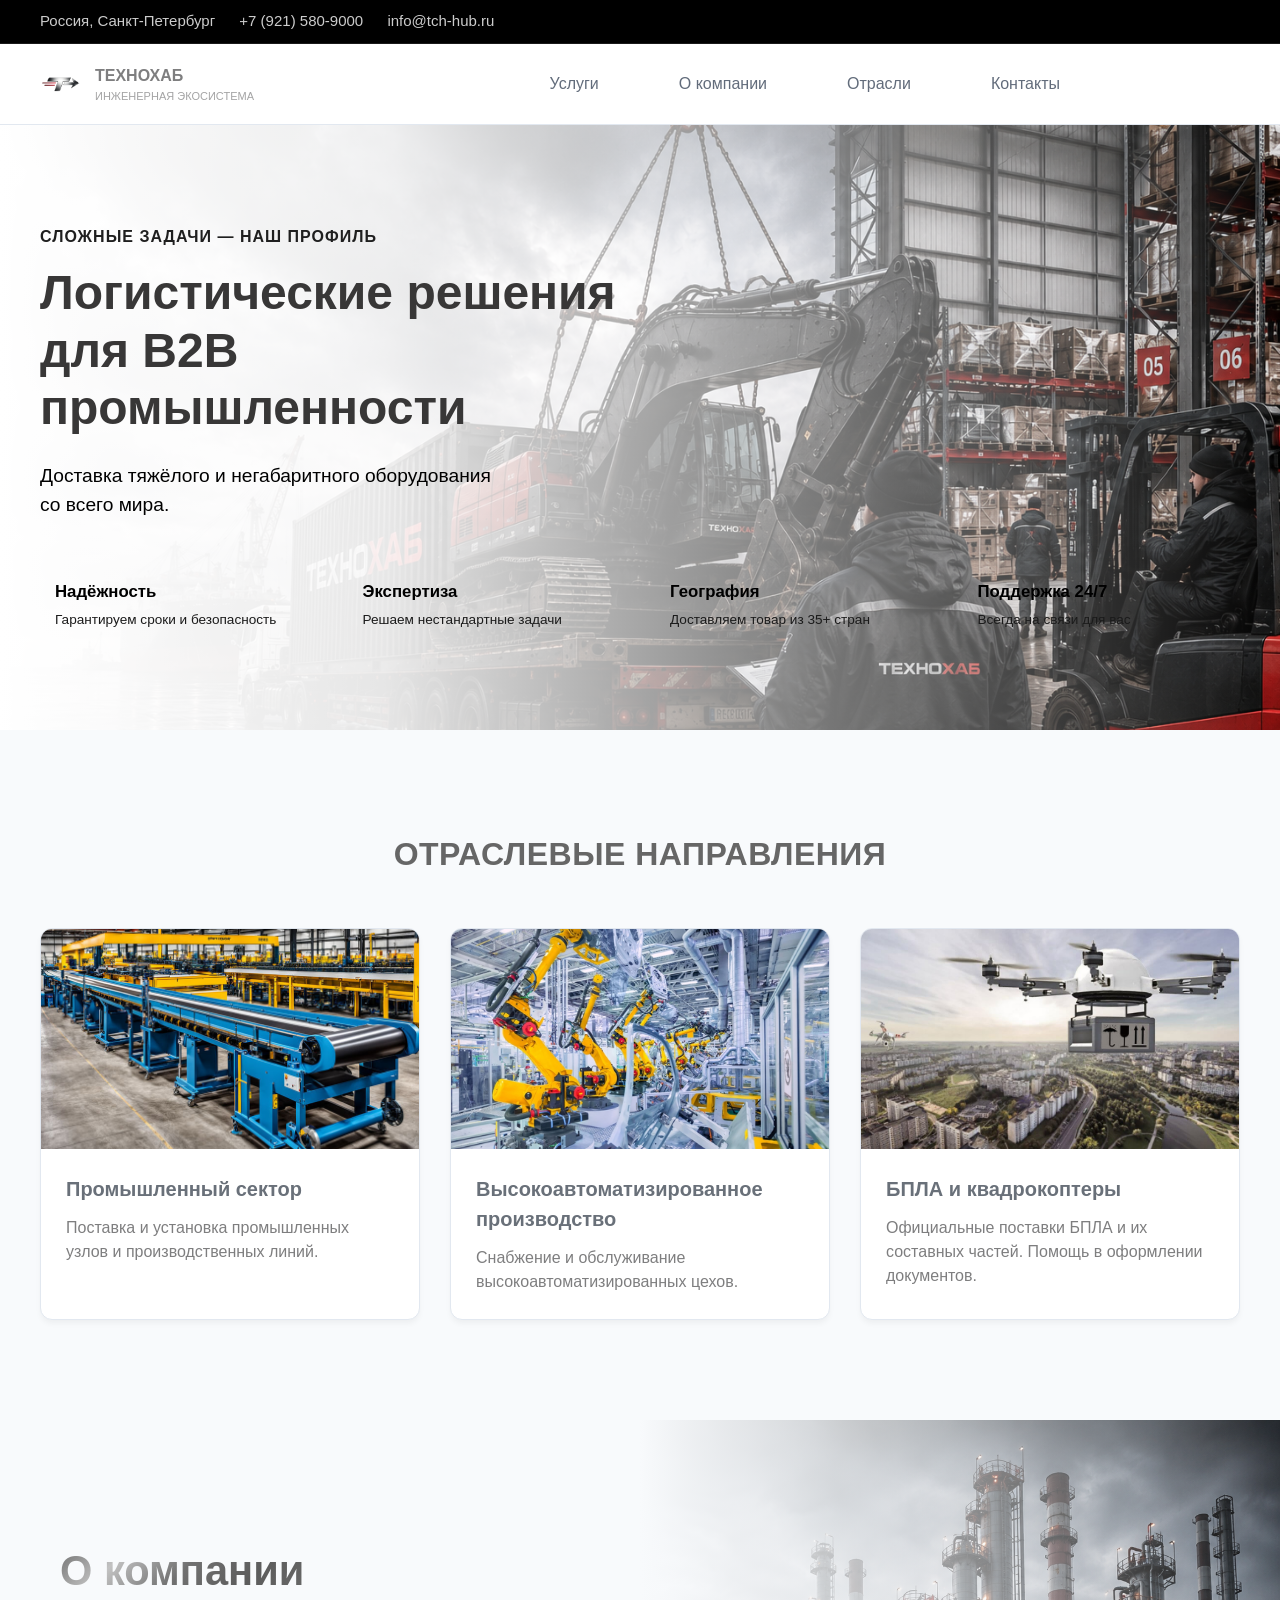
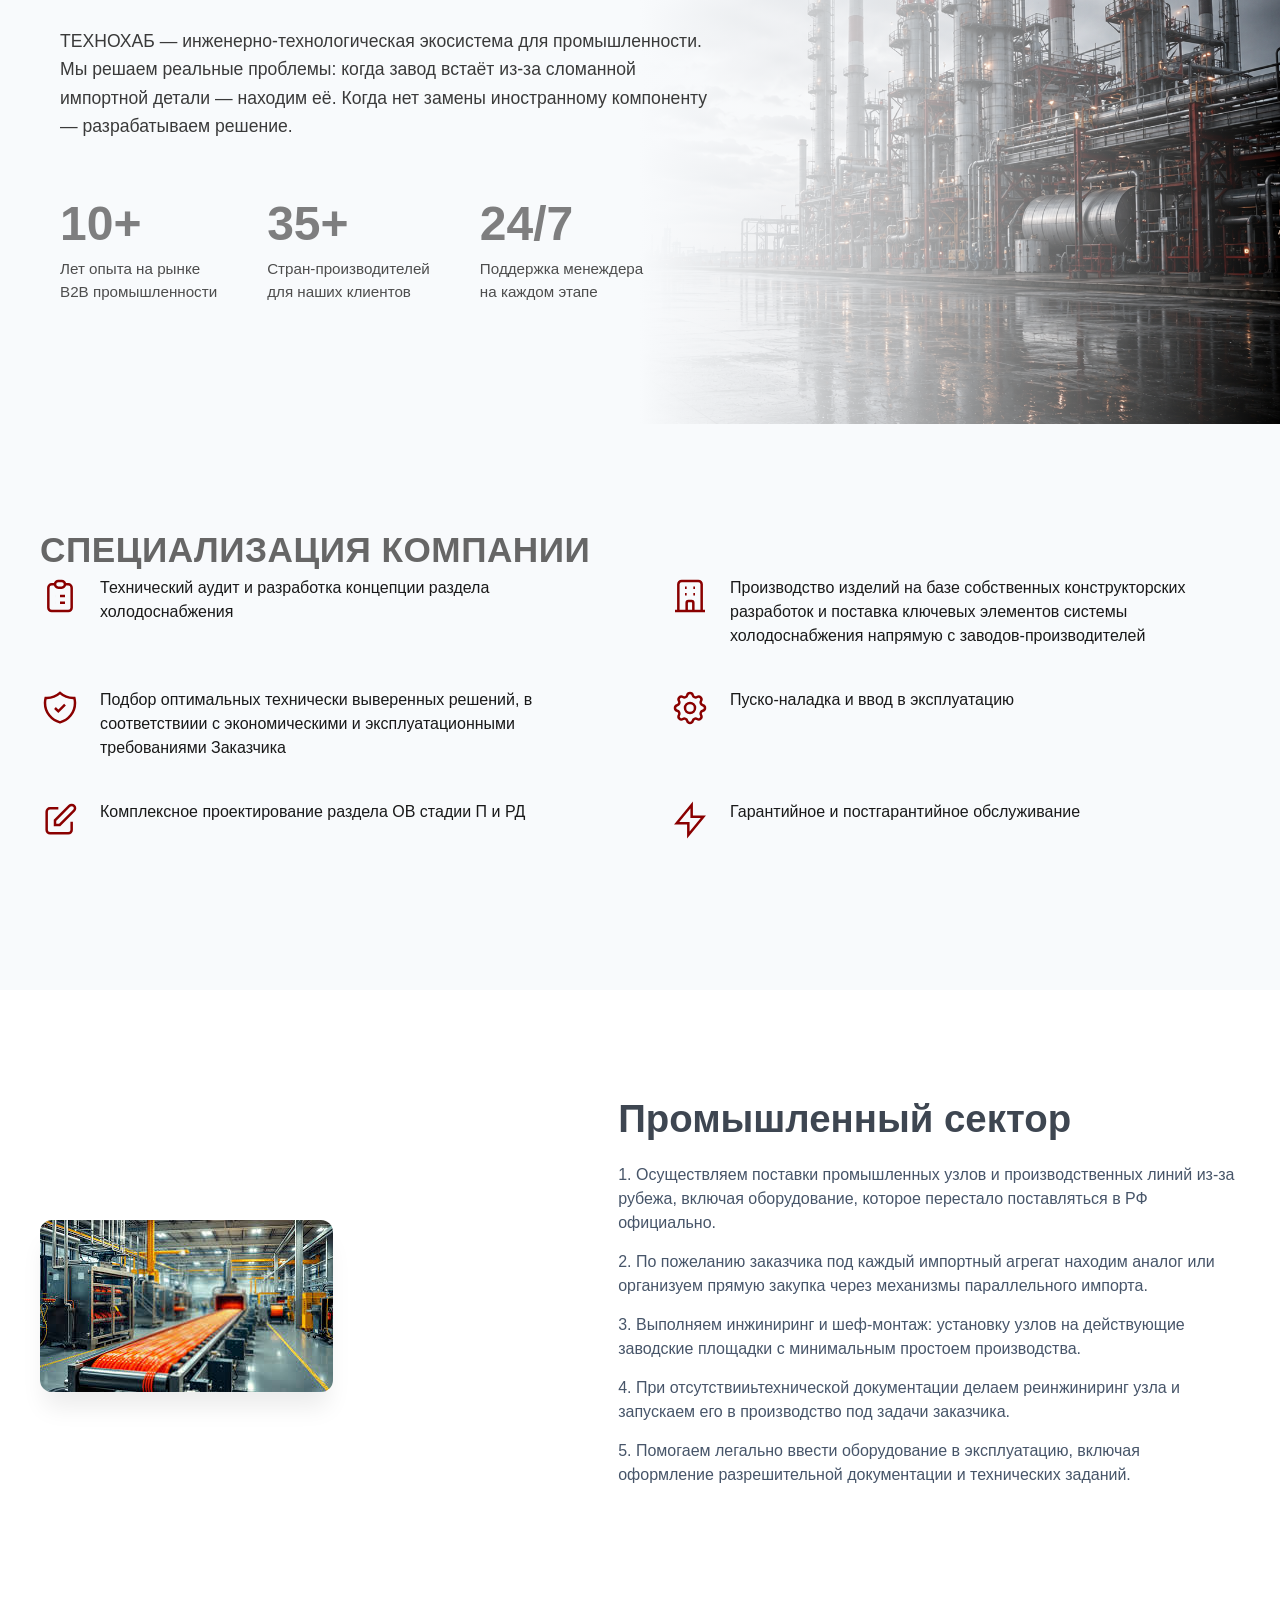
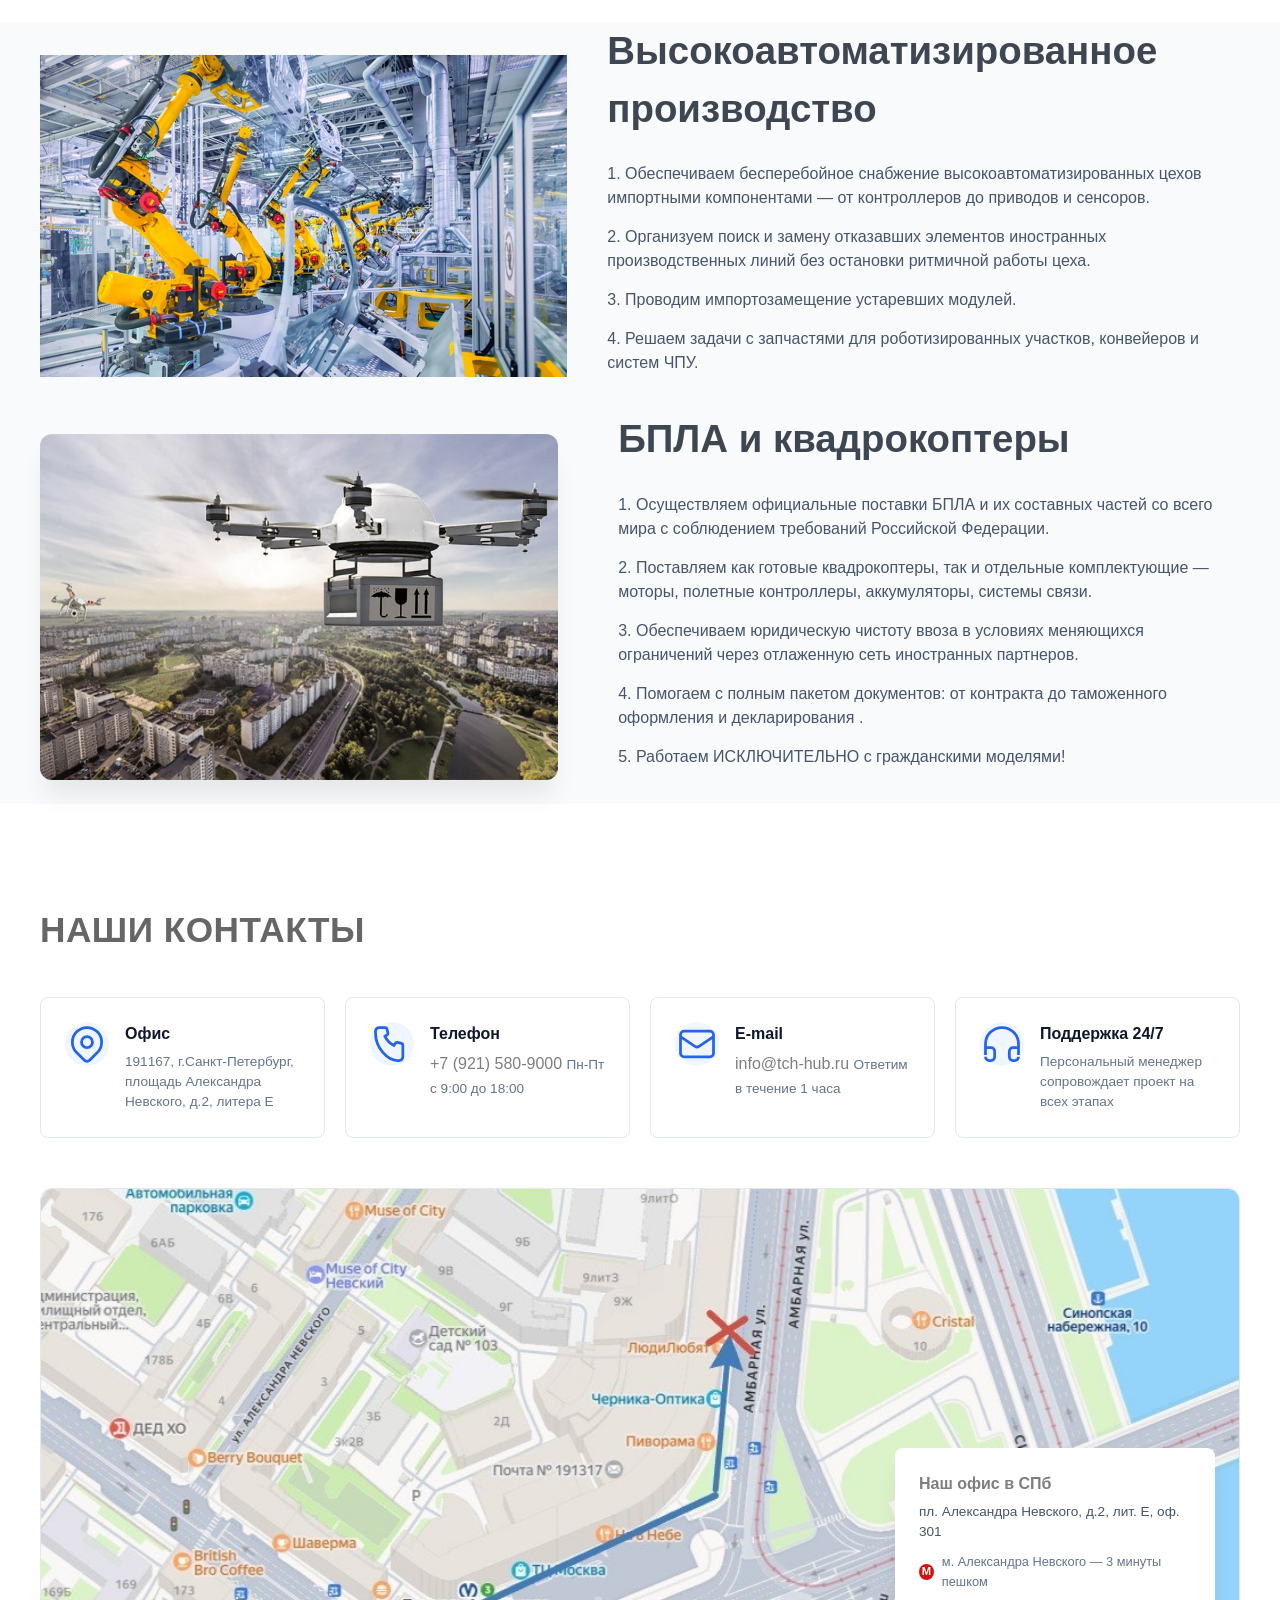
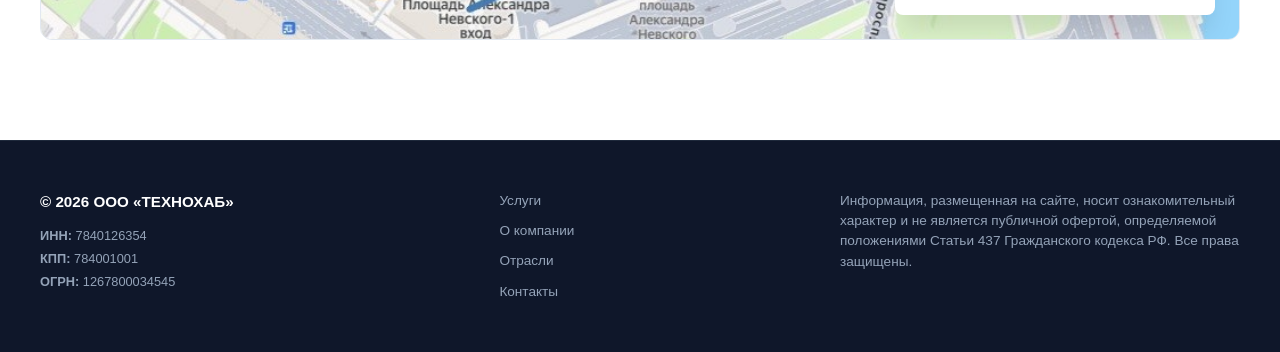
<file: index.html>
<!DOCTYPE html>
<html lang="ru">
<head>
    <meta charset="UTF-8">
    <meta name="viewport" content="width=device-width, initial-scale=1.0">
    <title>ТЕХНОХАБ — Логистические и инженерные решения</title>
    <link rel="stylesheet" href="base.css">
    <!-- Подключение шрифтовых иконок FontAwesome -->
    <link rel="stylesheet" href="https://cloudflare.com">
</head>
<body>

    <!-- 1. TOP BAR -->
    <div class="top-bar">
        <div class="container">
          <div class="top-bar-content">
            <div class="top-contacts">
                <span><i class="fas fa-map-marker-alt"></i> Россия, Санкт-Петербург</span>
                <a href="tel:+79215809000"><i class="fas fa-phone-alt"></i> +7 (921) 580-9000</a>
                <a href="mailto:info@tch-hub.ru"><i class="fas fa-envelope"></i> info@tch-hub.ru</a>
            </div>
          </div>
        </div>
    </div>

    <!-- 2. HEADER С ГИБРИДНЫМ МЕНЮ -->
    <header class="main-header">
        <div class="container">
          <div class="header-content">
            <div class="logo-wrapper" style="display: flex; align-items: center; gap: 15px;">
                <img src="logo.png" alt="Technohub" width="40">
                <div class="logo-text">
                    <strong>ТЕХНОХАБ</strong>
                    <span style="display: block; font-size: 11px; opacity: 0.7;">ИНЖЕНЕРНАЯ ЭКОСИСТЕМА</span>
                </div>
            </div>
           </div>
            
            <nav class="nav-menu">
                <ul>
                    <!-- Ссылки для ПЛАВНОГО СКРОЛЛИНГА по текущей главной странице -->
                    <li><a href="#services" class="header-link">Услуги <i class="fas fa-chevron-down"></i></a></li>
                    <li><a href="#about" class="header-link">О компании</a></li>
                    <li><a href="#industrials" class="header-link">Отрасли <i class="fas fa-chevron-down"></i></a></li>
                    <li><a href="#contacts" class="header-link">Контакты</a></li>
                </ul>
            </nav>
            
        </div>
    </header>

    <!-- 3. ГЛАВНЫЙ ЭКРАН (Hero Section) -->
    <section id="index" class="hero">
        <div class="hero-image-wrapper">
            
        </div>
        <div class="container">
            <div class="hero-content">
                <p class="subtitle">СЛОЖНЫЕ ЗАДАЧИ — НАШ ПРОФИЛЬ</p>
                <h1>Логистические решения <br>для B2B промышленности</h1>
                <p class="hero-descr">Доставка тяжёлого и негабаритного оборудования <br>со всего мира.</p>
            </div>
            
            <!-- Преимущества -->
            <div class="features-grid">
                <div class="feature-item">
                    <i class="fas fa-check-circle"></i>
                    <div><h3>Надёжность</h3><p>Гарантируем сроки и безопасность</p></div>
                </div>
                <div class="feature-item">
                    <i class="fas fa-bullseye"></i>
                    <div><h3>Экспертиза</h3><p>Решаем нестандартные задачи</p></div>
                </div>
                <div class="feature-item">
                    <i class="fas fa-globe"></i>
                    <div><h3>География</h3><p>Доставляем товар из 35+ стран</p></div>
                </div>
                <div class="feature-item">
                    <i class="fas fa-headset"></i>
                    <div><h3>Поддержка 24/7</h3><p>Всегда на связи для вас</p></div>
                </div>
            </div>
        </div>
    </section>


    <!-- 4. СЕКЦИЯ: Отрослевые направления (pupu) -->
    <section id="pupu" class="pupu-overlap">
        <div class="container">
            <h2 class="section-title" style="text-align: center; margin-bottom: 40px; font-size: 2rem;">Отраслевые направления</h2>
            <div class="pupu-grid">
                <!-- Карточка 1 -->
                <div class="pupu-card">
                    <div class="pupu-img-wrapper"><img src="card11.jpg" alt="Промышленный сектор"></div>
                    <div class="pupu-info">
                        <h3>Промышленный сектор</h3>
                        <p>Поставка и установка промышленных узлов и производственных линий.</p>
                    </div>
                </div>
                <!-- Карточка 2 -->
                <div class="pupu-card">
                    <div class="pupu-img-wrapper"><img src="card22.jpg" alt="Высокоавтоматизированное производство"></div>
                    <div class="pupu-info">
                        <h3>Высокоавтоматизированное производство</h3>
                        <p>Снабжение и обслуживание высокоавтоматизированных цехов.</p>
                    </div>
                </div>
                <!-- Карточка 3 -->
                <div class="pupu-card">
                    <div class="pupu-img-wrapper"><img src="card33.jpg" alt="БПЛА и квадрокоптеры"></div>
                    <div class="pupu-info">
                        <h3>БПЛА и квадрокоптеры</h3>
                        <p>Официальные поставки БПЛА и их составных частей. Помощь в оформлении документов.</p>

                    </div>
                </div>
            </div>
        </div>
    </section>


    <!-- 5. СЕКЦИЯ: О КОМПАНИИ (about) -->
    <section id="about" class="about-section">
  <div class="about-container">
    
    <!-- Верхний блок: Заголовок и текстовое описание -->
    <div class="about-header-block">
      <h2 class="about-title">О компании</h2>
      <div class="about-text-content">
        <p class="about-lead">
          ТЕХНОХАБ — инженерно-технологическая экосистема для промышленности. Мы решаем реальные проблемы: когда завод встаёт из-за сломанной импортной детали — находим её. Когда нет замены иностранному компоненту — разрабатываем решение.
        </p>
      </div>
    </div>
    <!-- Нижний блок: Крупные цифры и достижения -->
    <div class="about-stats-grid">
      <!-- Статистика 1 -->
      <div class="stat-item">
        <div class="stat-number">10+</div>
        <div class="stat-desc">
          Лет опыта на рынке<br>B2B промышленности
        </div>
      </div>

      <!-- Статистика 2 -->
      <div class="stat-item">
        <div class="stat-number">35+</div>
        <div class="stat-desc">
          Стран-производителей<br>для наших клиентов
        </div>
      </div>
      <!-- Статистика 3 -->
      <div class="stat-item">
        <div class="stat-number">24/7</div>
        <div class="stat-desc">
          Поддержка менеждера<br>на каждом этапе
        </div>
      </div>
    </div>
  </div>
    </section>


<!-- 6. СЕКЦИЯ: Наши специализации (services) -->

<section id="services" class="specializations">
    <div class="container">
        
        <!-- Заголовок страницы (наследует ваши отступы margin-bottom) -->
        <h2 class="section-title">Специализация компании</h2>
        
        <!-- Двухколоночная адаптивная сетка -->
        <div class="services-grid">
            
            <!-- Услуга 1 -->
            <div class="service-item">
                <div class="service-icon">
                    <svg viewBox="0 0 24 24" stroke="currentColor" fill="none" stroke-width="1.5"><path d="M9 5H7a2 2 0 00-2 2v12a2 2 0 002 2h10a2 2 0 002-2V7a2 2 0 00-2-2h-2M9 5a2 2 0 002 2h2a2 2 0 002-2M9 5a2 2 0 012-2h2a2 2 0 012 2m-3 7h3m-3 4h3m-6-4h.01m-.01 4h.01"/></svg>
                </div>
                <p class="service-text">Технический аудит и разработка концепции раздела холодоснабжения</p>
            </div>

            <!-- Услуга 2 -->
            <div class="service-item">
                <div class="service-icon">
                    <svg viewBox="0 0 24 24" stroke="currentColor" fill="none" stroke-width="1.5"><path d="M19 21V5a2 2 0 00-2-2H7a2 2 0 00-2 2v16m14 0h2m-2 0h-5m-9 0H3m2 0h5M9 7h1m-1 4h1m4-4h1m-1 4h1m-5 10v-5a1 1 0 011-1h2a1 1 0 011 1v5m-4 0h4"/></svg>
                </div>
                <p class="service-text">Производство изделий на базе собственных конструкторских разработок и поставка ключевых элементов системы холодоснабжения напрямую с заводов-производителей</p>
            </div>

            <!-- Услуга 3 -->
            <div class="service-item">
                <div class="service-icon">
                    <svg viewBox="0 0 24 24" stroke="currentColor" fill="none" stroke-width="1.5"><path d="M9 12l2 2 4-4m5.618-4.016A11.955 11.955 0 0112 2.944a11.955 11.955 0 01-8.618 3.04A12.02 12.02 0 003 9c0 5.591 3.824 10.29 9 11.622 5.176-1.332 9-6.03 9-11.622 0-1.042-.133-2.052-.382-3.016z"/></svg>
                </div>
                <p class="service-text">Подбор оптимальных технически выверенных решений, в соответствиии с экономическими и эксплуатационными требованиями Заказчика</p>
            </div>

            <!-- Услуга 4 -->
            <div class="service-item">
                <div class="service-icon">
                    <svg viewBox="0 0 24 24" stroke="currentColor" fill="none" stroke-width="1.5"><path d="M10.325 4.317c.426-1.756 2.924-1.756 3.35 0a1.724 1.724 0 002.573 1.066c1.543-.94 3.31.826 2.37 2.37a1.724 1.724 0 001.065 2.572c1.756.426 1.756 2.924 0 3.35a1.724 1.724 0 00-1.066 2.573c.94 1.543-.826 3.31-2.37 2.37a1.724 1.724 0 00-2.572 1.065c-.426 1.756-2.924 1.756-3.35 0a1.724 1.724 0 00-2.573-1.066c-1.543.94-3.31-.826-2.37-2.37a1.724 1.724 0 00-1.065-2.572c-1.756-.426-1.756-2.924 0-3.35a1.724 1.724 0 001.066-2.573c-.94-1.543.826-3.31 2.37-2.37.996.608 2.296.07 2.572-1.065z"/><circle cx="12" cy="12" r="3"/></svg>
                </div>
                <p class="service-text">Пуско-наладка и ввод в эксплуатацию</p>
            </div>

            <!-- Услуга 5 -->
            <div class="service-item">
                <div class="service-icon">
                    <svg viewBox="0 0 24 24" stroke="currentColor" fill="none" stroke-width="1.5"><path d="M11 5H6a2 2 0 00-2 2v11a2 2 0 002 2h11a2 2 0 002-2v-5m-1.414-9.414a2 2 0 112.828 2.828L11.828 15H9v-2.828l8.586-8.586z"/></svg>
                </div>
                <p class="service-text">Комплексное проектирование раздела ОВ стадии П и РД</p>
            </div>

            <!-- Услуга 6 -->
            <div class="service-item">
                <div class="service-icon">
                    <svg viewBox="0 0 24 24" stroke="currentColor" fill="none" stroke-width="1.5"><path d="M13 10V3L4 14h7v7l9-11h-7z"/></svg>
                </div>
                <p class="service-text">Гарантийное и постгарантийное обслуживание</p>
            </div>

        </div> <!-- /services-grid -->

        </div>

    </div> <!-- /container -->
</section>

    <!-- 7. СЕКЦИЯ: (industrial+production+bpla) -->
    <section id="industrials" class="industrials-section">
        <div class="container industrials-container">
            
            <!-- Левый блок: Загруженное изображение -->
            <div class="industrials-image-box">
                <!-- Укажите путь к вашему изображению вместо 'industrial-photo.jpg' -->
                <img src="card1.jpg" alt="Промышленный сектор ТЕХНОХАБ" class="industrial-img">
            </div>

            <!-- Правый блок: Контент и возможности -->
            <div class="industrials-content">
                <h1 class="industrials-title">Промышленный сектор</h1>
                
                <!-- Единый текстовый блок перечисления возможностей -->
                <div class="industrials-text-block">
                    <p>1. Осуществляем поставки промышленных узлов и производственных линий из-за рубежа, включая оборудование, которое перестало поставляться в РФ официально.</p>
                    <p>2. По пожеланию заказчика под каждый импортный агрегат находим аналог или организуем прямую закупка через механизмы параллельного импорта.</p>
                    <p>3. Выполняем инжиниринг и шеф-монтаж: установку узлов на действующие заводские площадки с минимальным простоем производства.</p>
                    <p>4. При отсутствииьтехнической документации делаем реинжиниринг узла и запускаем его в производство под задачи заказчика.</p>
                    <p>5. Помогаем легально ввести оборудование в эксплуатацию, включая оформление разрешительной документации и технических заданий.</p>
                </div>

            </div>

        </div>
    </section>

    <!-- 7. -->
    <section id="production" class="production-section">
        <div class="container production-container">
            
            <!-- Левый блок: Загруженное изображение -->
            <div class="production-image-box">
                <!-- Укажите путь к вашему изображению вместо 'industrials-photo.jpg' -->
                <img src="card2.jpg" alt="Высокоавтоматизированное производство" class="production-img">
            </div>

            <!-- Правый блок: Контент и возможности -->
            <div class="production-content">
                <h1 class="production-title">Высокоавтоматизированное производство</h1>
                
                <!-- Единый текстовый блок перечисления возможностей -->
                <div class="production-text-block">
                    <p>1. Обеспечиваем бесперебойное снабжение высокоавтоматизированных цехов импортными компонентами — от контроллеров до приводов и сенсоров.</p>
                    <p>2. Организуем поиск и замену отказавших элементов иностранных производственных линий без остановки ритмичной работы цеха.</p>
                    <p>3. Проводим импортозамещение устаревших модулей.</p>
                    <p>4. Решаем задачи с запчастями для роботизированных участков, конвейеров и систем ЧПУ.</p>
                </div>
        
            </div>
        </div>
    </section>

    <!-- 7. -->
    <section id="section" class="bpla-section">
        <div class="container bpla-container">
            
            <!-- Левый блок: Загруженное изображение -->
            <div class="bpla-image-box">
                <!-- Укажите путь к вашему изображению вместо 'industrials-photo.jpg' -->
                <img src="card3.jpg" alt="БПЛА и квадрокоптеры " class="bpla-img">
            </div>

            <!-- Правый блок: Контент и возможности -->
            <div class="bpla-content">
                <h1 class="bpla-title">БПЛА и квадрокоптеры </h1>
                
                <!-- Единый текстовый блок перечисления возможностей -->
                <div class="bpla-text-block">
                    <p>1. Осуществляем официальные поставки БПЛА и их составных частей со всего мира с соблюдением требований Российской Федерации.</p>
                    <p>2. Поставляем как готовые квадрокоптеры, так и отдельные комплектующие — моторы, полетные контроллеры, аккумуляторы, системы связи.</p>
                    <p>3. Обеспечиваем юридическую чистоту ввоза в условиях меняющихся ограничений через отлаженную сеть иностранных партнеров.</p>
                    <p>4. Помогаем с полным пакетом документов: от контракта до таможенного оформления и декларирования .</p>
                    <p>5. Работаем ИСКЛЮЧИТЕЛЬНО с гражданскими моделями!</p>
                </div>

            </div>
    </section>

    
    <!-- 8. СЕКЦИЯ: КОНТАКТЫ (contacts) -->
    <section id="contacts" class="contacts-section">
    <div class="container">
      <h2 class="section-title">Наши контакты</h2>
            
    <!-- Верхний блок: 4 карточки контактов -->
        <div class="contacts-grid">
                
            <!-- Офис -->
                <div class="contact-card">
                    <div class="card-icon">
                        <svg viewBox="0 0 24 24" fill="none" stroke="currentColor" stroke-width="1.5">
                            <path d="M17.657 16.657L13.414 20.9a1.998 1.998 0 01-2.827 0l-4.244-4.243a8 8 0 1111.314 0z"/>
                            <path d="M15 11a3 3 0 11-6 0 3 3 0 016 0z"/>
                        </svg>
                    </div>
                    <div class="card-content">
                        <h3>Офис</h3>
                        <p>191167, г.Санкт-Петербург, площадь Александра Невского, д.2, литера Е</p>
                    </div>
                </div>

    <!-- Телефон -->
    <div class="contact-card">
        <div class="card-icon">
            <svg viewBox="0 0 24 24" fill="none" stroke="currentColor" stroke-width="1.5">
                <path d="M3 5a2 2 0 012-2h3.28a1 1 0 01.94.725l.548 2.2a1 1 0 01-.321.988l-1.305.98a10.582 10.582 0 004.872 4.872l.98-1.305a1 1 0 01.988-.321l2.2.548a1 1 0 01.725.94V19a2 2 0 01-2 2h-1C9.716 21 3 14.284 3 6V5z"/>
            </svg>
        </div>
        <div class="card-content">
             <h3>Телефон</h3>
            <a href="tel:+79215809000" class="contact-link">+7 (921) 580-9000 </a>
            <span class="card-note"> Пн-Пт с 9:00 до 18:00</span>
        </div>
    </div>

                <!-- E-mail -->
                <div class="contact-card">
                    <div class="card-icon">
                        <svg viewBox="0 0 24 24" fill="none" stroke="currentColor" stroke-width="1.5">
                            <path d="M3 8l7.89 5.26a2 2 0 002.22 0L21 8M5 19h14a2 2 0 002-2V7a2 2 0 00-2-2H5a2 2 0 00-2 2v10a2 2 0 002 2z"/>
                        </svg>
                    </div>
                    <div class="card-content">
                        <h3>E-mail</h3>
                        <a href="mailto:info@tch-hub.ru" class="contact-link">info@tch-hub.ru</a>
                        <span class="card-note">Ответим в течение 1 часа</span>
                    </div>
                </div>

                <!-- Поддержка -->
                <div class="contact-card">
                    <div class="card-icon">
                        <svg viewBox="0 0 24 24" fill="none" stroke="currentColor" stroke-width="1.5">
                            <path d="M3 18v-6a9 9 0 0118 0v6M21 19a2 2 0 01-2 2h-1a2 2 0 01-2-2v-3a2 2 0 012-2h3M3 19a2 2 0 002 2h1a2 2 0 002-2v-3a2 2 0 00-2-2H3"/>
                        </svg>
                    </div>
                    <div class="card-content">
                        <h3>Поддержка 24/7</h3>
                        <p>Персональный менеджер сопровождает проект на всех этапах</p>
                    </div>
                </div>

            </div>

            <!-- Нижний блок: Интерактивная карта на всю ширину -->
<div class="map-wrapper" style="position: relative; width: 100; border-radius: 12px; overflow: hidden; border: 1px solid #e2e8f0;">
    
    <!-- Картинка-подложка. Просто назовите ваш скриншот map.jpg и закиньте рядом с index.html -->
    <img src="map.jpg" alt="Карта" style="width: 100%; height: 450px; object-fit: cover; display: block;">
    
    <!-- Информационная плашка поверх карты (остается на месте без изменений) -->
    <div class="map-overlay-card">
        <h3>Наш офис в СПб</h3>
        <p class="map-address">пл. Александра Невского, д.2, лит. Е, оф. 301</p>
        <div class="metro-info">
            <span class="metro-icon">M</span>
            <span class="metro-name">м.  Александра Невского — 3 минуты пешком</span>
        </div>
    </div>
</div>

        </div>
    </section>

    <!-- 9. ФУТЕР САЙТА (Реквизиты и навигация) -->
    <footer class="site-footer">
        <div class="container footer-content-wrapper">
            <div class="footer-info">
                <div class="footer-company">© 2026 ООО «ТЕХНОХАБ»</div>
                <div class="footer-requisites">
                    <span><strong>ИНН:</strong> 7840126354</span>
                    <span><strong>КПП:</strong> 784001001</span>
                    <span><strong>ОГРН:</strong> 1267800034545</span>
                </div>
            </div>
            
            <nav class="footer-nav">
                <!-- Внутренний скроллинг для футера -->
                <a href="#services" class="footer-link">Услуги</a>
                <a href="#about" class="footer-link">О компании</a>
                <a href="#industrials" class="footer-link">Отрасли</a>
                <a href="#contacts" class="footer-link">Контакты</a>
            </nav>
            
            <div class="footer-legal">
                <p class="legal-disclaimer">
                    Информация, размещенная на сайте, носит ознакомительный характер и не является публичной офертой, определяемой положениями Статьи 437 Гражданского кодекса РФ. Все права защищены.
                </p>
            </div>
        </div>
    </footer>

</body>
</html>
</file>
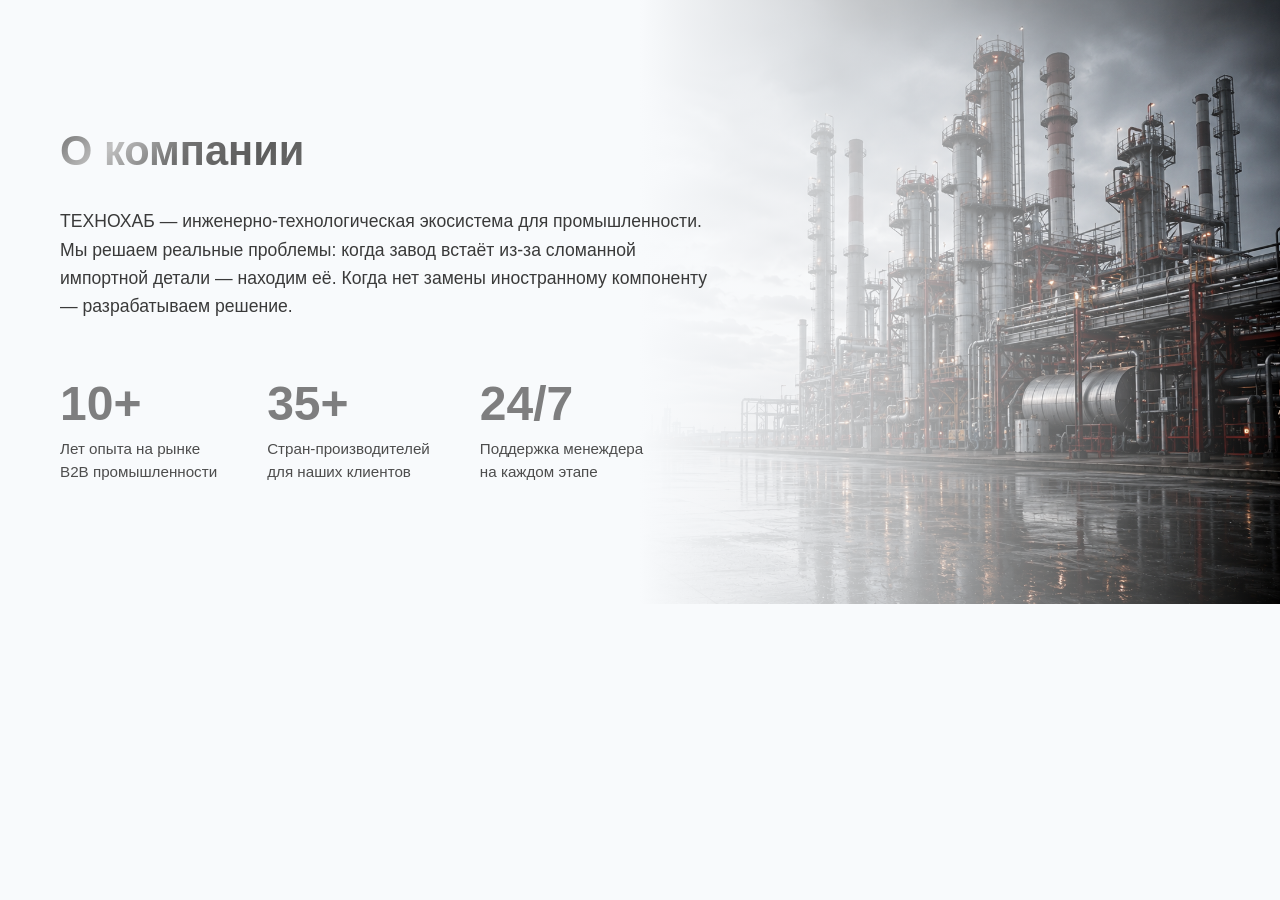
<file: about.html>
<!DOCTYPE html>
<html lang="ru">
  <head>
    <meta charset="UTF-8">
    <meta name="viewport" content="width=device-width, initial-scale=1.0">
    <title>ТЕХНОХАБ</title>
    <!-- Подключение файла стилей перемещено в head, как требуют стандарты -->
    <link rel="stylesheet" href="base.css">
</head>
<body>
    
    <section id="about" class="about-section">
  <div class="about-container">
    
    <!-- Верхний блок: Заголовок и текстовое описание -->
    <div class="about-header-block">
      <h2 class="about-title">О компании</h2>
      <div class="about-text-content">
        <p class="about-lead">
          ТЕХНОХАБ — инженерно-технологическая экосистема для промышленности. Мы решаем реальные проблемы: когда завод встаёт из-за сломанной импортной детали — находим её. Когда нет замены иностранному компоненту — разрабатываем решение.
        </p>
      </div>
    </div>

    <!-- Нижний блок: Крупные цифры и достижения -->
    <div class="about-stats-grid">
      
      <!-- Статистика 1 -->
      <div class="stat-item">
        <div class="stat-number">10+</div>
        <div class="stat-desc">
          Лет опыта на рынке<br>B2B промышленности
        </div>
      </div>

      <!-- Статистика 2 -->
      <div class="stat-item">
        <div class="stat-number">35+</div>
        <div class="stat-desc">
          Стран-производителей<br>для наших клиентов
        </div>
      </div>

      <!-- Статистика 3 -->
      <div class="stat-item">
        <div class="stat-number">24/7</div>
        <div class="stat-desc">
          Поддержка менеждера<br>на каждом этапе
        </div>
      </div>

    </div>

  </div>
</section>
</file>
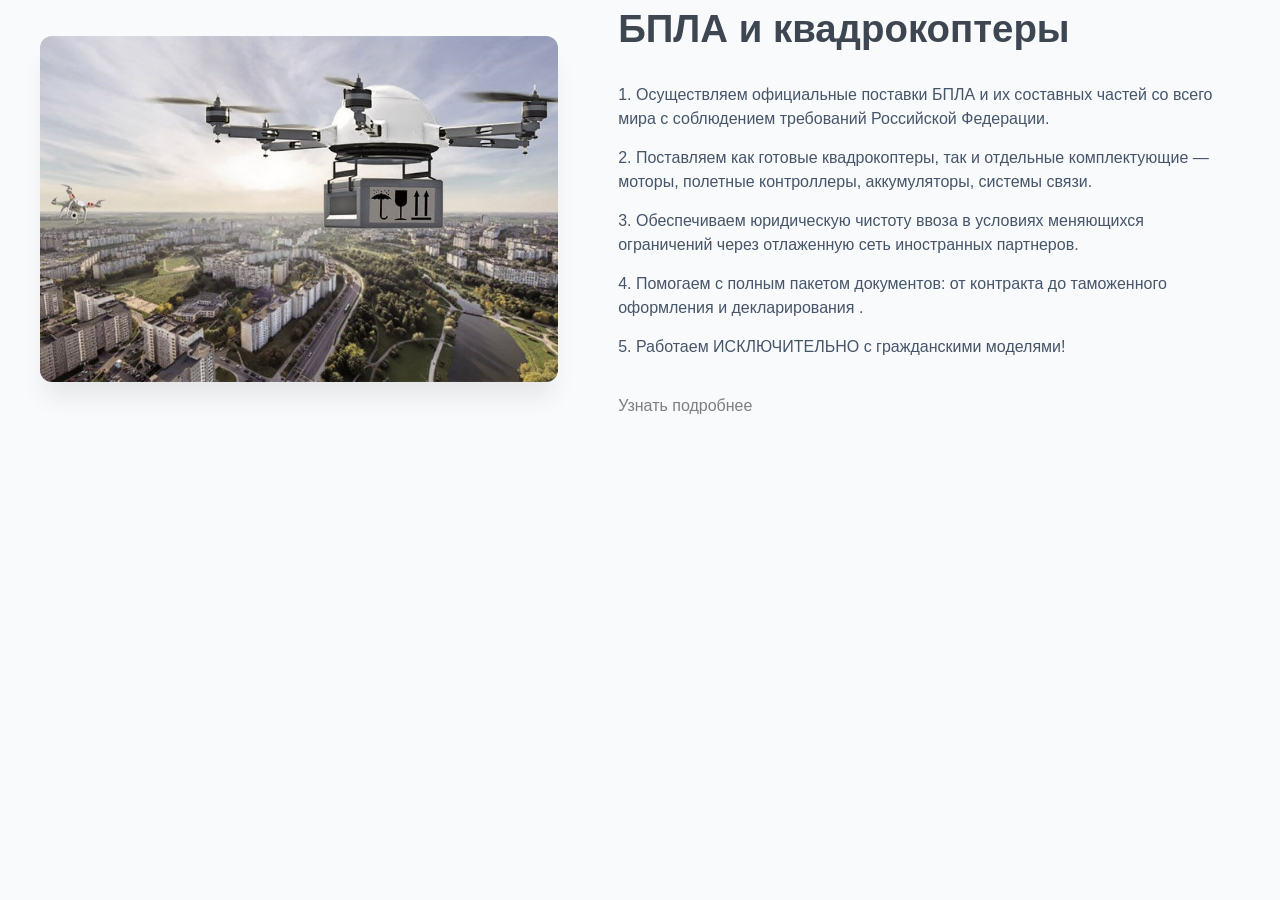
<file: bpla.html>
<!DOCTYPE html>
<html lang="ru">
<head>
    <meta charset="UTF-8">
    <meta name="viewport" content="width=device-width, initial-scale=1.0">
    <title>ТЕХНОХАБ</title>
    <link rel="stylesheet" href="base.css">
</head>
<body>

    <section id="section" class="bpla-section">
        <div class="container bpla-container">
            
            <!-- Левый блок: Загруженное изображение -->
            <div class="bpla-image-box">
                <!-- Укажите путь к вашему изображению вместо 'industrial-photo.jpg' -->
                <img src="card3.jpg" alt="БПЛА и квадрокоптеры " class="bpla-img">
            </div>

            <!-- Правый блок: Контент и возможности -->
            <div class="bpla-content">
                <h1 class="bpla-title">БПЛА и квадрокоптеры </h1>
                
                <!-- Единый текстовый блок перечисления возможностей -->
                <div class="bpla-text-block">
                    <p>1. Осуществляем официальные поставки БПЛА и их составных частей со всего мира с соблюдением требований Российской Федерации.</p>
                    <p>2. Поставляем как готовые квадрокоптеры, так и отдельные комплектующие — моторы, полетные контроллеры, аккумуляторы, системы связи.</p>
                    <p>3. Обеспечиваем юридическую чистоту ввоза в условиях меняющихся ограничений через отлаженную сеть иностранных партнеров.</p>
                    <p>4. Помогаем с полным пакетом документов: от контракта до таможенного оформления и декларирования .</p>
                    <p>5. Работаем ИСКЛЮЧИТЕЛЬНО с гражданскими моделями!</p>
                </div>

                <!-- Кнопка действия -->
                <div class="bpla-actions">
                    <a href="./forma.html" class="btn-more">Узнать подробнее</a>
                </div>
            </div>

        </div>
    </section>

</body>
</html>
</file>
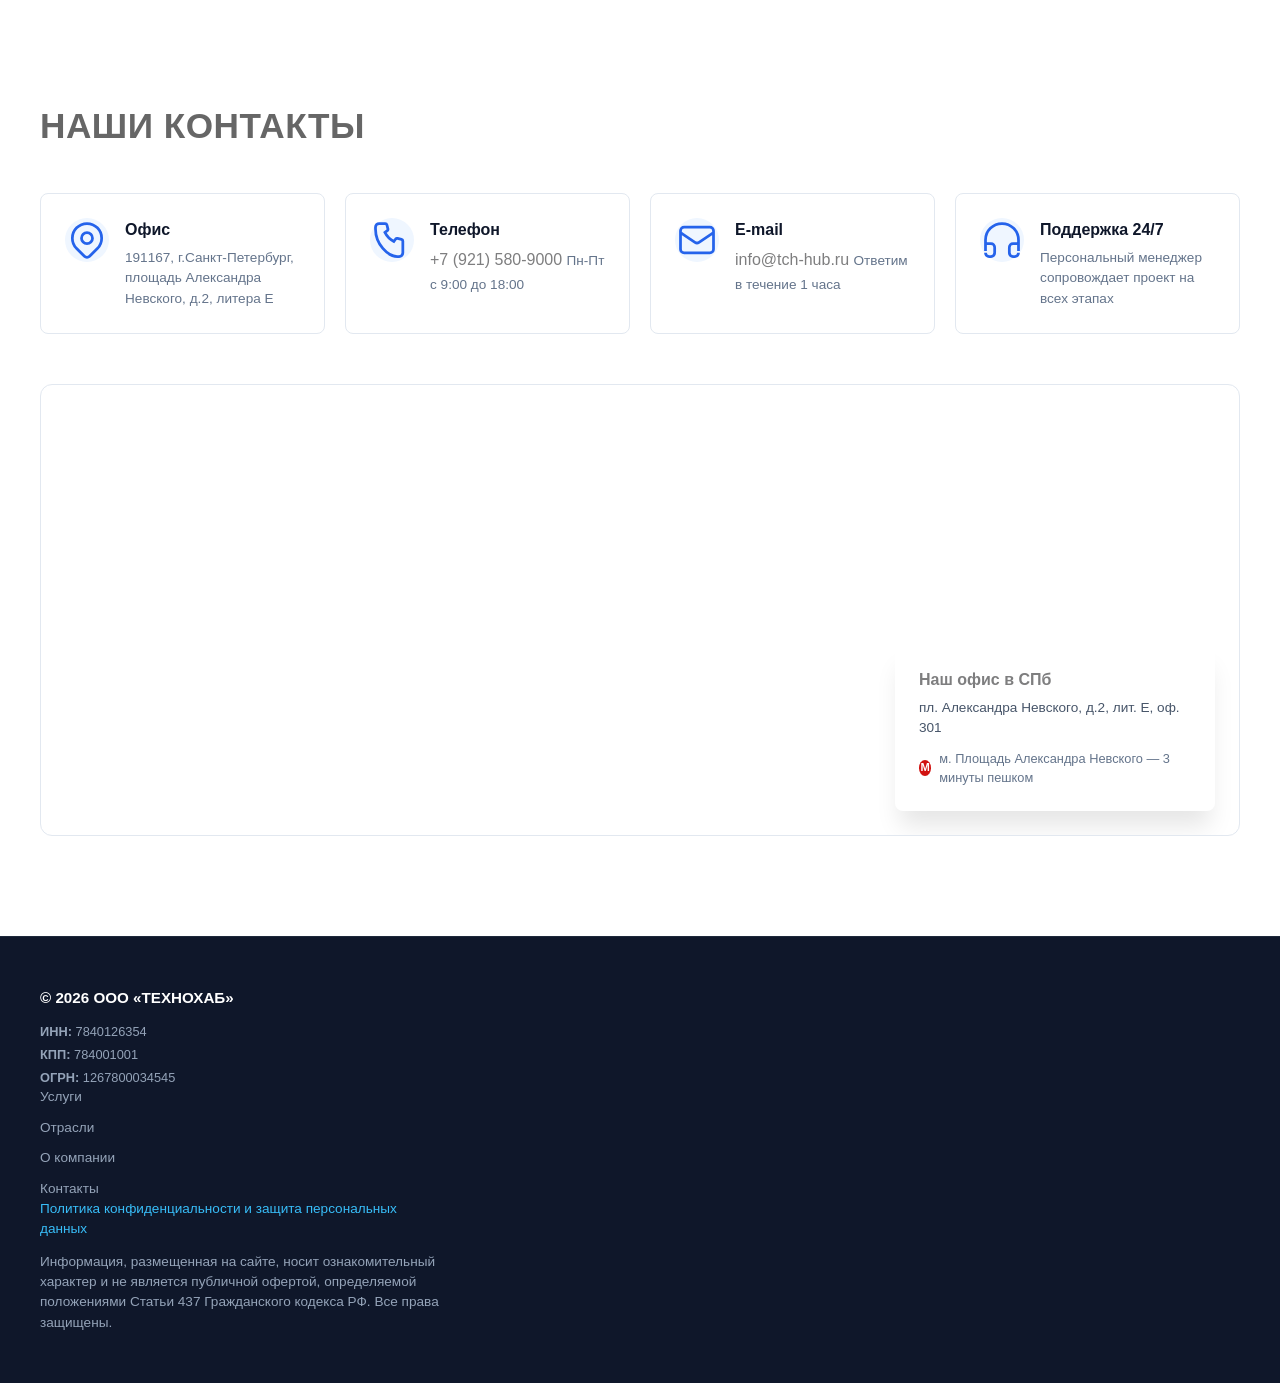
<file: contacts.html>
<!DOCTYPE html>
<html lang="ru">
<head>
    <meta charset="UTF-8">
    <meta name="viewport" content="width=device-width, initial-scale=1.0">
    <title>ТЕХНОХАБ</title>
    <link rel="stylesheet" href="base.css">
</head>
<body>

    <section id="contacts" class="contacts-section">
        <div class="container">
            <h2 class="section-title">Наши контакты</h2>
            
            <!-- Верхний блок: 4 карточки контактов -->
            <div class="contacts-grid">
                
                <!-- Офис -->
                <div class="contact-card">
                    <div class="card-icon">
                        <svg viewBox="0 0 24 24" fill="none" stroke="currentColor" stroke-width="1.5">
                            <path d="M17.657 16.657L13.414 20.9a1.998 1.998 0 01-2.827 0l-4.244-4.243a8 8 0 1111.314 0z"/>
                            <path d="M15 11a3 3 0 11-6 0 3 3 0 016 0z"/>
                        </svg>
                    </div>
                    <div class="card-content">
                        <h3>Офис</h3>
                        <p>191167, г.Санкт-Петербург, площадь Александра Невского, д.2, литера Е</p>
                    </div>
                </div>

                <!-- Телефон -->
                <div class="contact-card">
                    <div class="card-icon">
                        <svg viewBox="0 0 24 24" fill="none" stroke="currentColor" stroke-width="1.5">
                            <path d="M3 5a2 2 0 012-2h3.28a1 1 0 01.94.725l.548 2.2a1 1 0 01-.321.988l-1.305.98a10.582 10.582 0 004.872 4.872l.98-1.305a1 1 0 01.988-.321l2.2.548a1 1 0 01.725.94V19a2 2 0 01-2 2h-1C9.716 21 3 14.284 3 6V5z"/>
                        </svg>
                    </div>
                    <div class="card-content">
                        <h3>Телефон</h3>
                        <a href="tel:+79215809000" class="contact-link">+7 (921) 580-9000</a>
                        <span class="card-note">Пн-Пт с 9:00 до 18:00</span>
                    </div>
                </div>

                <!-- E-mail -->
                <div class="contact-card">
                    <div class="card-icon">
                        <svg viewBox="0 0 24 24" fill="none" stroke="currentColor" stroke-width="1.5">
                            <path d="M3 8l7.89 5.26a2 2 0 002.22 0L21 8M5 19h14a2 2 0 002-2V7a2 2 0 00-2-2H5a2 2 0 00-2 2v10a2 2 0 002 2z"/>
                        </svg>
                    </div>
                    <div class="card-content">
                        <h3>E-mail</h3>
                        <a href="mailto:info@tch-hub.ru" class="contact-link">info@tch-hub.ru</a>
                        <span class="card-note">Ответим в течение 1 часа</span>
                    </div>
                </div>

                <!-- Поддержка -->
                <div class="contact-card">
                    <div class="card-icon">
                        <svg viewBox="0 0 24 24" fill="none" stroke="currentColor" stroke-width="1.5">
                            <path d="M3 18v-6a9 9 0 0118 0v6M21 19a2 2 0 01-2 2h-1a2 2 0 01-2-2v-3a2 2 0 012-2h3M3 19a2 2 0 002 2h1a2 2 0 002-2v-3a2 2 0 00-2-2H3"/>
                        </svg>
                    </div>
                    <div class="card-content">
                        <h3>Поддержка 24/7</h3>
                        <p>Персональный менеджер сопровождает проект на всех этапах</p>
                    </div>
                </div>

            </div>

            <!-- Нижний блок: Интерактивная карта на всю ширину -->
            <div class="map-wrapper">
                <!-- Интерактивная Яндекс.Карта с точкой на пл. Александра Невского -->
                <iframe src="https://yandex.ru" width="100%" height="450" frameborder="0" allowfullscreen="true" style="display:block;"></iframe>
                
                <!-- Информационная плашка поверх карты, как в дизайне -->
                <div class="map-overlay-card">
                    <h3>Наш офис в СПб</h3>
                    <p class="map-address">пл. Александра Невского, д.2, лит. Е, оф. 301</p>
                    <div class="metro-info">
                        <span class="metro-icon">M</span>
                        <span class="metro-name">м. Площадь Александра Невского — 3 минуты пешком</span>
                    </div>
                </div>
            </div>

        </div>
    </section>

<!-- Футер сайта -->

<footer class="site-footer">
    <div class="container footer-container">
        
        <!-- Левый блок: Компания и реквизиты -->
        <div class="footer-info">
            <div class="footer-company">© 2026 ООО «ТЕХНОХАБ»</div>
            <div class="footer-requisites">
                <span><strong>ИНН:</strong> 7840126354</span>
                <span><strong>КПП:</strong> 784001001</span>
                <span><strong>ОГРН:</strong> 1267800034545</span>
            </div>
        </div>

        <!-- Средний блок: Навигационные ссылки -->
        <nav class="footer-nav">
            <a href="./services.html#srvices" class="footer-link">Услуги</a>
            <a href="./industrial.html#industrial" class="footer-link">Отрасли</a>
            <a href="./about.html#about" class="footer-link">О компании</a>
            <a href="./contacts.html#contacts" class="footer-link footer-link-active">Контакты</a>
        </nav>

        <!-- Правый блок: Правовая информация по закону -->
        <div class="footer-legal">
            <a href="/privacy-policy.pdf" target="_blank" class="legal-link">Политика конфиденциальности и защита персональных данных</a>
            <p class="legal-disclaimer">
                Информация, размещенная на сайте, носит ознакомительный характер и не является публичной офертой, определяемой положениями Статьи 437 Гражданского кодекса РФ. Все права защищены.
            </p>
        </div>

    </div>
</footer>

</body>
</html>
</file>
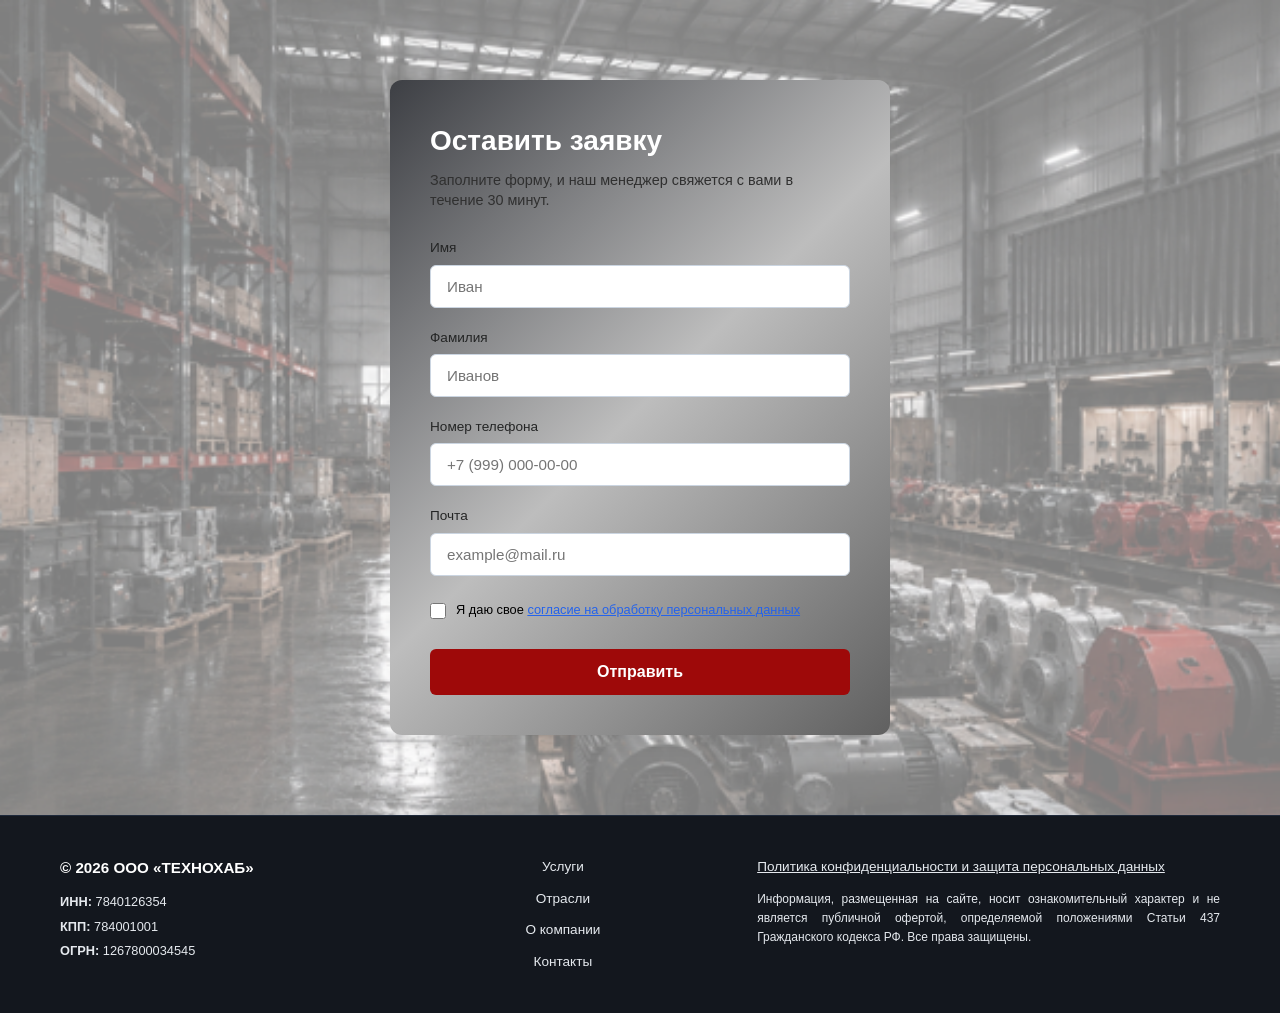
<file: forma.html>
<!DOCTYPE html>
<html lang="ru">
<head>
    <meta charset="UTF-8">
    <meta name="viewport" content="width=device-width, initial-scale=1.0">
    <title>Контакты — ТЕХНОХАБ</title>
    <link rel="stylesheet" href="forma.css">
</head>

<body>

    <!-- Секция с формой и фоном справа -->
    <section class="feedback-section">
        <div class="container feedback-container">
            
            <!-- Левый блок: Сама форма -->
            <div class="form-wrapper">
                <h2 class="form-title">Оставить заявку</h2>
                <p class="form-subtitle">Заполните форму, и наш менеджер свяжется с вами в течение 30 минут.</p>
                
                <form action="#" method="POST" class="main-form">
                    
                    <div class="form-group">
                        <label for="first-name">Имя</label>
                        <input type="text" id="first-name" name="first_name" placeholder="Иван" required>
                    </div>

                    <div class="form-group">
                        <label for="last-name">Фамилия</label>
                        <input type="text" id="last-name" name="last_name" placeholder="Иванов" required>
                    </div>

                    <div class="form-group">
                        <label for="phone">Номер телефона</label>
                        <input type="tel" id="phone" name="phone" placeholder="+7 (999) 000-00-00" required>
                    </div>

                    <div class="form-group">
                        <label for="email">Почта</label>
                        <input type="email" id="email" name="email" placeholder="example@mail.ru" required>
                    </div>

                    <!-- Галочка согласия (Закон №152-ФЗ) -->
                    <div class="policy-checkbox">
                        <input type="checkbox" id="agreement" name="agreement" required>
                        <label for="agreement">
                            Я даю свое <a href="/privacy-policy.pdf" target="_blank">согласие на обработку персональных данных</a>
                        </label>
                    </div>

                    <button type="submit" class="btn-submit">Отправить</button>
                </form>
            </div>

        </div>
    </section>

    <!-- Сохраняем футер без изменений -->
    <footer class="site-footer">
        <div class="container footer-content-wrapper">
            
            <div class="footer-info">
                <div class="footer-company">© 2026 ООО «ТЕХНОХАБ»</div>
                <div class="footer-requisites">
                    <span><strong>ИНН:</strong> 7840126354</span>
                    <span><strong>КПП:</strong> 784001001</span>
                    <span><strong>ОГРН:</strong> 1267800034545</span>
                </div>
            </div>

            <nav class="footer-nav">
                 <a href="./services.html#srvices" class="footer-link">Услуги</a>
            <a href="./industrial.html#industrial" class="footer-link">Отрасли</a>
            <a href="./about.html#about" class="footer-link">О компании</a>
            <a href="./contacts.html#contacts" class="footer-link footer-link-active">Контакты</a>
            </nav>

            <div class="footer-legal">
                <a href="/privacy-policy.pdf" target="_blank" class="legal-link">Политика конфиденциальности и защита персональных данных</a>
                <p class="legal-disclaimer">
                    Информация, размещенная на сайте, носит ознакомительный характер и не является публичной офертой, определяемой положениями Статьи 437 Гражданского кодекса РФ. Все права защищены.
                </p>
            </div>

        </div>
    </footer>

</body>
</html>
</file>
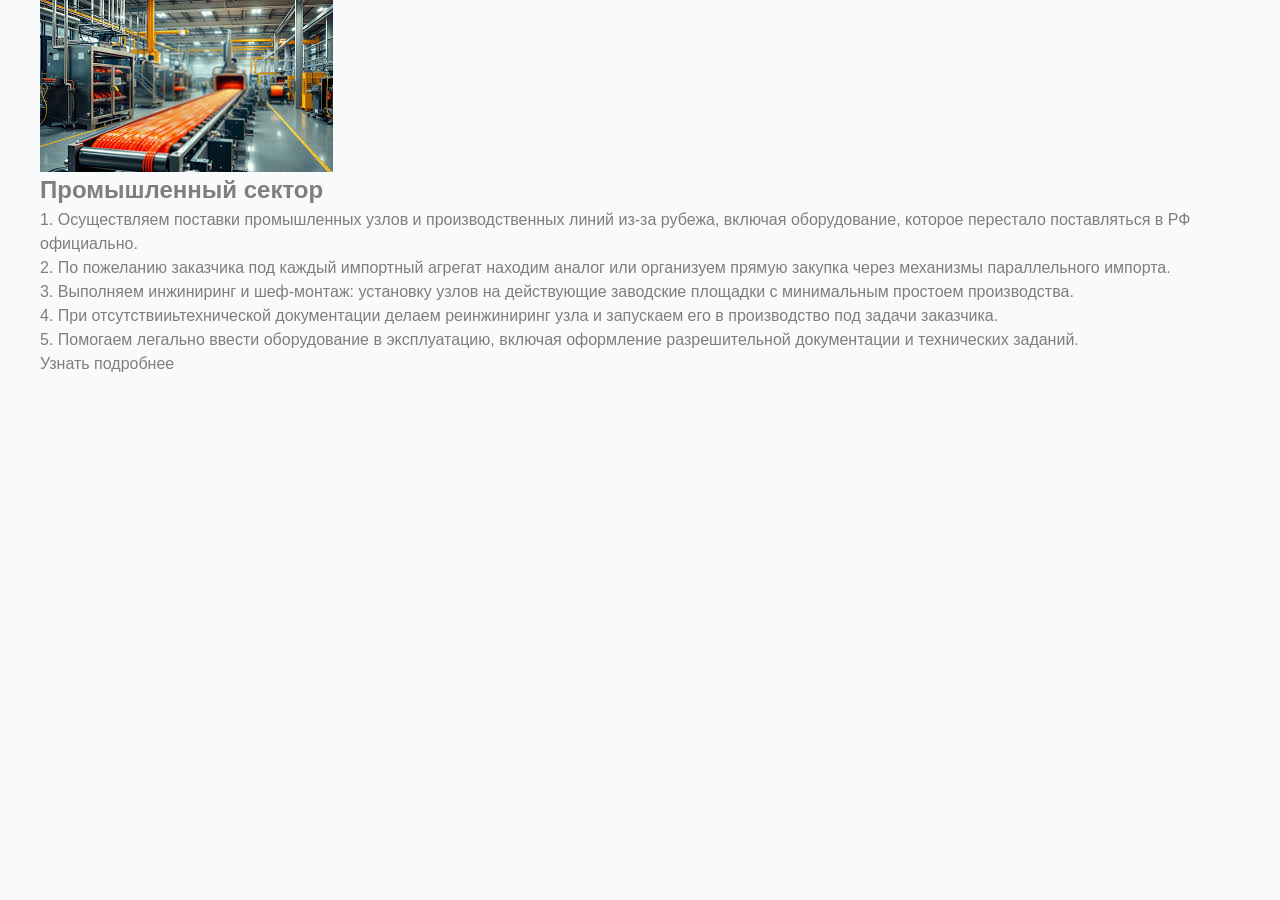
<file: industrial.html>
<!DOCTYPE html>
<html lang="ru">
<head>
    <meta charset="UTF-8">
    <meta name="viewport" content="width=device-width, initial-scale=1.0">
    <title>ТЕХНОХАБ</title>
    <link rel="stylesheet" href="base.css">
</head>
<body>

    <section id="industrial" class="industrial-section">
        <div class="container industrial-container">
            
            <!-- Левый блок: Загруженное изображение -->
            <div class="industrial-image-box">
                <!-- Укажите путь к вашему изображению вместо 'industrial-photo.jpg' -->
                <img src="card1.jpg" alt="Промышленный сектор ТЕХНОХАБ" class="industrial-img">
            </div>

            <!-- Правый блок: Контент и возможности -->
            <div class="industrial-content">
                <h1 class="industrial-title">Промышленный сектор</h1>
                
                <!-- Единый текстовый блок перечисления возможностей -->
                <div class="industrial-text-block">
                    <p>1. Осуществляем поставки промышленных узлов и производственных линий из-за рубежа, включая оборудование, которое перестало поставляться в РФ официально.</p>
                    <p>2. По пожеланию заказчика под каждый импортный агрегат находим аналог или организуем прямую закупка через механизмы параллельного импорта.</p>
                    <p>3. Выполняем инжиниринг и шеф-монтаж: установку узлов на действующие заводские площадки с минимальным простоем производства.</p>
                    <p>4. При отсутствииьтехнической документации делаем реинжиниринг узла и запускаем его в производство под задачи заказчика.</p>
                    <p>5. Помогаем легально ввести оборудование в эксплуатацию, включая оформление разрешительной документации и технических заданий.</p>
                </div>

                <!-- Кнопка действия -->
                <div class="industrial-actions">
                    <a href="./forma.html" class="btn-more">Узнать подробнее</a>
                </div>
            </div>

        </div>
    </section>

</body>
</html>
</file>
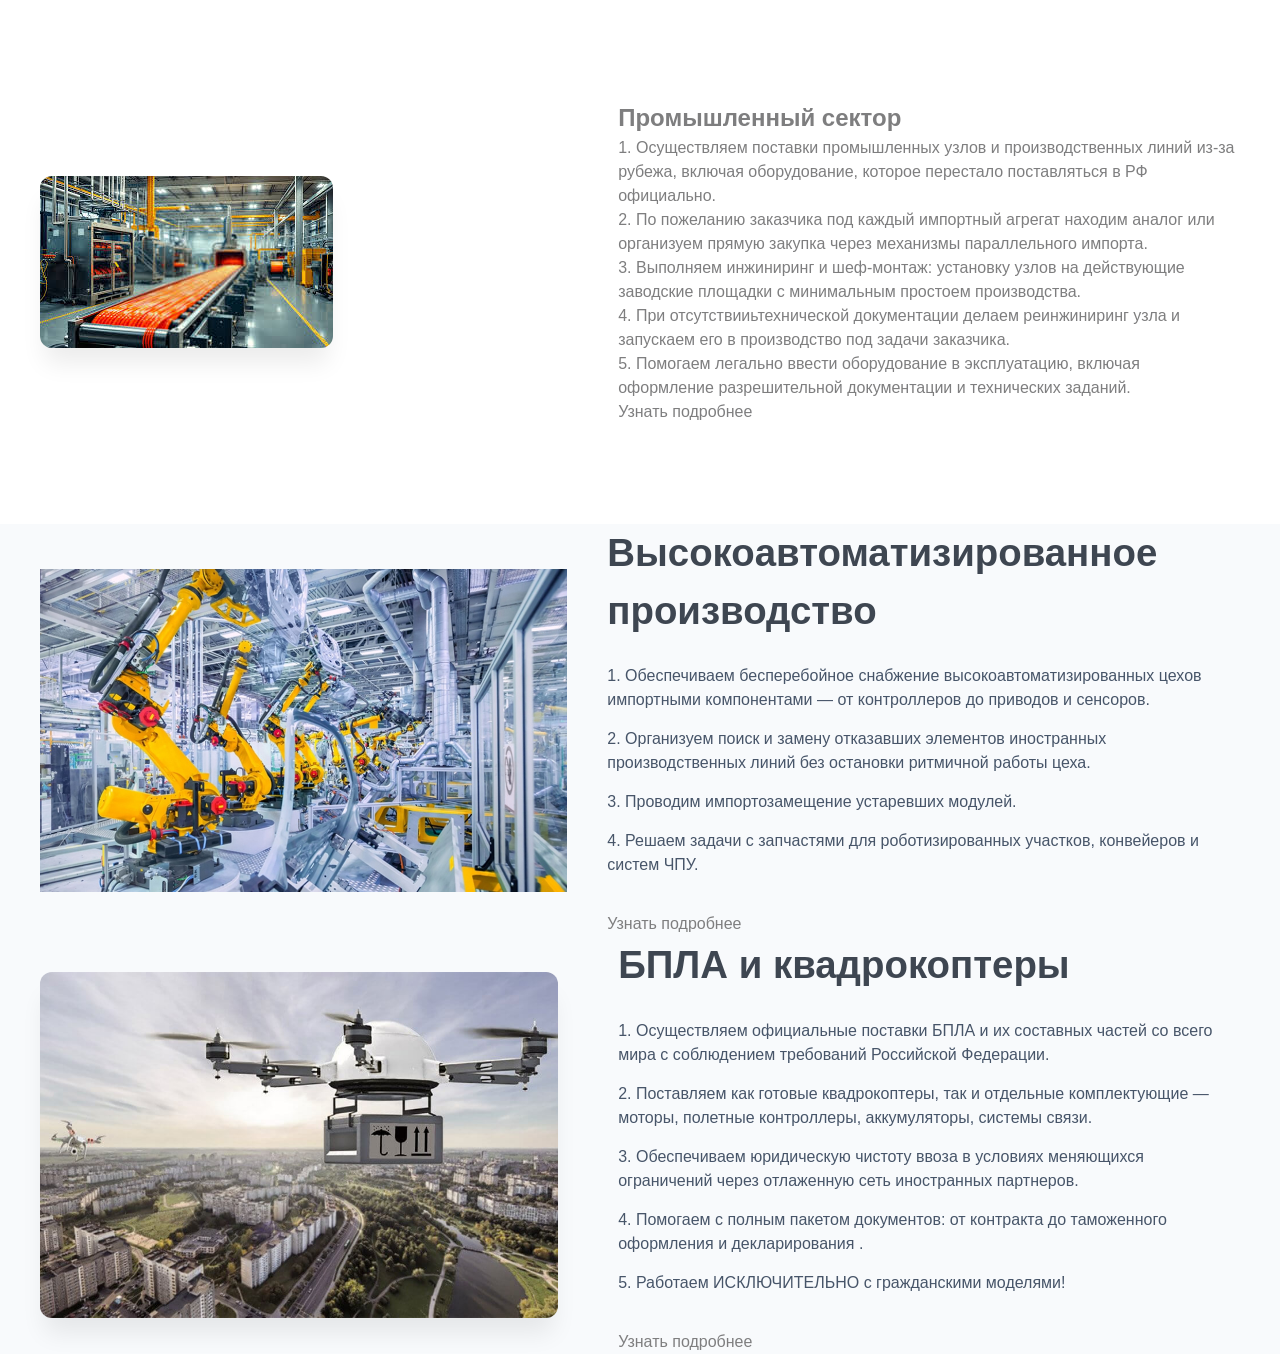
<file: industrials.html>
<!DOCTYPE html>
<html lang="ru">
<head>
    <meta charset="UTF-8">
    <meta name="viewport" content="width=device-width, initial-scale=1.0">
    <title>ТЕХНОХАБ — Логистические и инженерные решения</title>
    <link rel="stylesheet" href="base.css">
    <!-- Подключение шрифтовых иконок FontAwesome -->
    <link rel="stylesheet" href="https://cloudflare.com">
</head> 
<body>
    
     <!-- 7. СЕКЦИЯ: (industrial+production+bpla) -->
    <section id="industrials" class="industrials-section">
        <div class="container industrials-container">
            
            <!-- Левый блок: Загруженное изображение -->
            <div class="industrials-image-box">
                <!-- Укажите путь к вашему изображению вместо 'industrial-photo.jpg' -->
                <img src="card1.jpg" alt="Промышленный сектор ТЕХНОХАБ" class="industrials-img">
            </div>

            <!-- Правый блок: Контент и возможности -->
            <div class="industrial-content">
                <h1 class="industrial-title">Промышленный сектор</h1>
                
                <!-- Единый текстовый блок перечисления возможностей -->
                <div class="industrial-text-block">
                    <p>1. Осуществляем поставки промышленных узлов и производственных линий из-за рубежа, включая оборудование, которое перестало поставляться в РФ официально.</p>
                    <p>2. По пожеланию заказчика под каждый импортный агрегат находим аналог или организуем прямую закупка через механизмы параллельного импорта.</p>
                    <p>3. Выполняем инжиниринг и шеф-монтаж: установку узлов на действующие заводские площадки с минимальным простоем производства.</p>
                    <p>4. При отсутствииьтехнической документации делаем реинжиниринг узла и запускаем его в производство под задачи заказчика.</p>
                    <p>5. Помогаем легально ввести оборудование в эксплуатацию, включая оформление разрешительной документации и технических заданий.</p>
                </div>

                <!-- Кнопка действия -->
                <div class="industrial-actions">
                    <a href="./forma.html" class="btn-more">Узнать подробнее</a>
                </div>
            </div>

        </div>
    </section>

    <!-- 7. -->
    <section id="production" class="production-section">
        <div class="container production-container">
            
            <!-- Левый блок: Загруженное изображение -->
            <div class="production-image-box">
                <!-- Укажите путь к вашему изображению вместо 'industrial-photo.jpg' -->
                <img src="card2.jpg" alt="Высокоавтоматизированное производство" class="production-img">
            </div>

            <!-- Правый блок: Контент и возможности -->
            <div class="production-content">
                <h1 class="production-title">Высокоавтоматизированное производство</h1>
                
                <!-- Единый текстовый блок перечисления возможностей -->
                <div class="production-text-block">
                    <p>1. Обеспечиваем бесперебойное снабжение высокоавтоматизированных цехов импортными компонентами — от контроллеров до приводов и сенсоров.</p>
                    <p>2. Организуем поиск и замену отказавших элементов иностранных производственных линий без остановки ритмичной работы цеха.</p>
                    <p>3. Проводим импортозамещение устаревших модулей.</p>
                    <p>4. Решаем задачи с запчастями для роботизированных участков, конвейеров и систем ЧПУ.</p>
                </div>

                <!-- Кнопка действия -->
                <div class="production-actions">
                    <a href="./forma.html" class="btn-more">Узнать подробнее</a>
                </div>
            </div>

        </div>
    </section>

    <!-- 7. -->
    <section id="section" class="bpla-section">
        <div class="container bpla-container">
            
            <!-- Левый блок: Загруженное изображение -->
            <div class="bpla-image-box">
                <!-- Укажите путь к вашему изображению вместо 'industrial-photo.jpg' -->
                <img src="card3.jpg" alt="БПЛА и квадрокоптеры " class="bpla-img">
            </div>

            <!-- Правый блок: Контент и возможности -->
            <div class="bpla-content">
                <h1 class="bpla-title">БПЛА и квадрокоптеры </h1>
                
                <!-- Единый текстовый блок перечисления возможностей -->
                <div class="bpla-text-block">
                    <p>1. Осуществляем официальные поставки БПЛА и их составных частей со всего мира с соблюдением требований Российской Федерации.</p>
                    <p>2. Поставляем как готовые квадрокоптеры, так и отдельные комплектующие — моторы, полетные контроллеры, аккумуляторы, системы связи.</p>
                    <p>3. Обеспечиваем юридическую чистоту ввоза в условиях меняющихся ограничений через отлаженную сеть иностранных партнеров.</p>
                    <p>4. Помогаем с полным пакетом документов: от контракта до таможенного оформления и декларирования .</p>
                    <p>5. Работаем ИСКЛЮЧИТЕЛЬНО с гражданскими моделями!</p>
                </div>

                <!-- Кнопка действия -->
                <div class="bpla-actions">
                    <a href="./forma.html" class="btn-more">Узнать подробнее</a>
                </div>
            </div>

        </div>
    </section>
    </body>
</file>
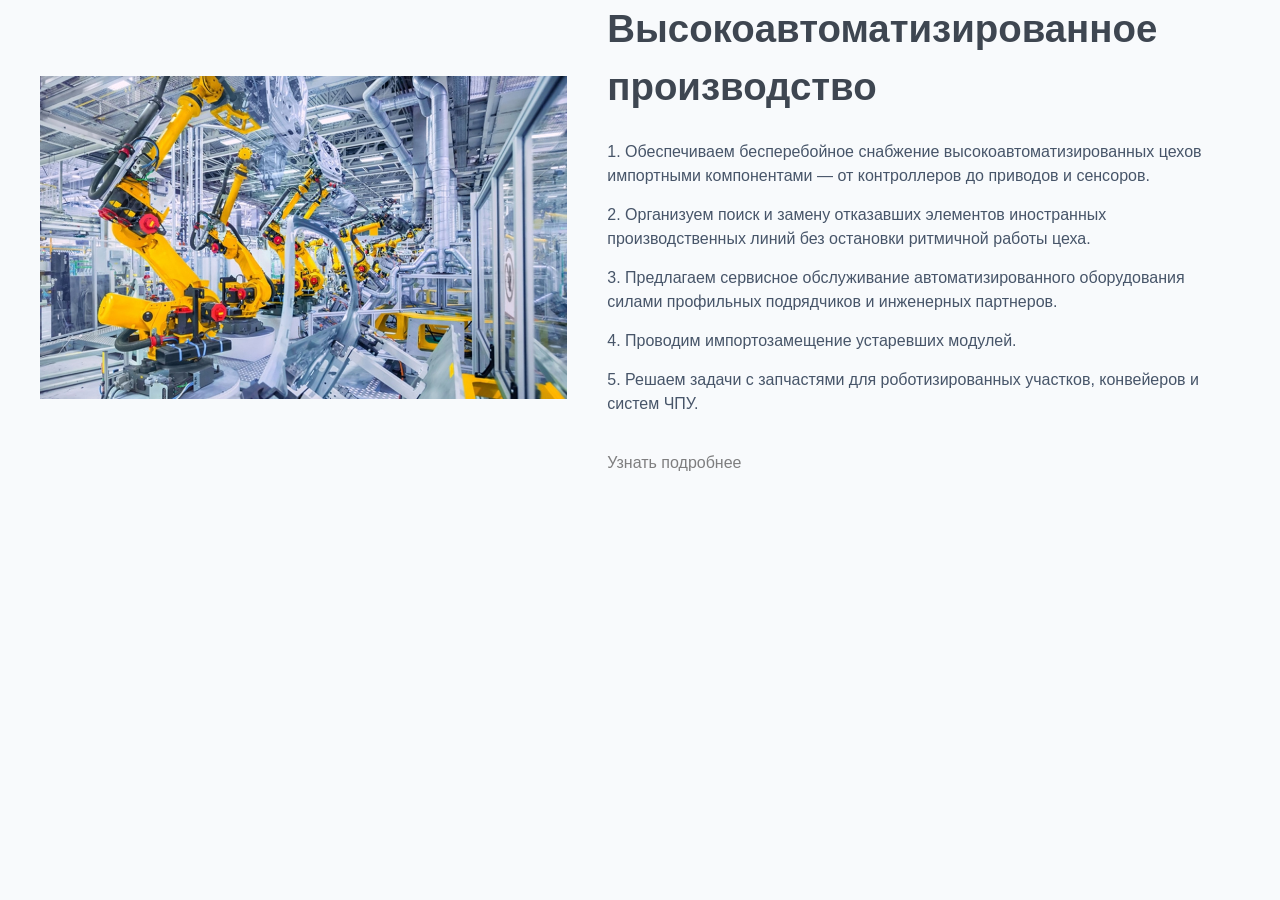
<file: production.html>
<!DOCTYPE html>
<html lang="ru">
<head>
    <meta charset="UTF-8">
    <meta name="viewport" content="width=device-width, initial-scale=1.0">
    <title>ТЕХНОХАБ</title>
    <link rel="stylesheet" href="base.css">
</head>
<body>

    <section id="production" class="production-section">
        <div class="container production-container">
            
            <!-- Левый блок: Загруженное изображение -->
            <div class="production-image-box">
                <!-- Укажите путь к вашему изображению вместо 'industrial-photo.jpg' -->
                <img src="card2.jpg" alt="Высокоавтоматизированное производство" class="production-img">
            </div>

            <!-- Правый блок: Контент и возможности -->
            <div class="production-content">
                <h1 class="production-title">Высокоавтоматизированное производство</h1>
                
                <!-- Единый текстовый блок перечисления возможностей -->
                <div class="production-text-block">
                    <p>1. Обеспечиваем бесперебойное снабжение высокоавтоматизированных цехов импортными компонентами — от контроллеров до приводов и сенсоров.</p>
                    <p>2. Организуем поиск и замену отказавших элементов иностранных производственных линий без остановки ритмичной работы цеха.</p>
                    <p>3. Предлагаем сервисное обслуживание автоматизированного оборудования силами профильных подрядчиков и инженерных партнеров.</p>
                    <p>4. Проводим импортозамещение устаревших модулей.</p>
                    <p>5. Решаем задачи с запчастями для роботизированных участков, конвейеров и систем ЧПУ.</p>
                </div>

                <!-- Кнопка действия -->
                <div class="production-actions">
                    <a href="./forma.html" class="btn-more">Узнать подробнее</a>
                </div>
            </div>

        </div>
    </section>

</body>
</html>
</file>
<file: base.css>
/* ==========================================================================
   1. ГЛОБАЛЬНЫЕ СБРОСЫ И БАЗОВЫЕ СТИЛИ
   ========================================================================== */
* {
    margin: 0;
    padding: 0;
    box-sizing: border-box;
}

html {
    scroll-behavior: smooth; /* Плавный скроллинг по ID */
}

body {
    font-family: 'Segoe UI', Tahoma, Geneva, Verdana, sans-serif;
    color: #7e7e7f;
    background-color: #f8fafc;
    line-height: 1.5;
    min-height: 100vh;
}

a {
    text-transform: none;
    text-decoration: none;
    color: inherit;
}

ul {
    list-style: none;
}

img {
    display: block;
    max-width: 100%;
    height: auto;
}

/* Ограничивающий контейнер — единый для всего сайта КРОМЕ top-bar и header*/
.container {
    max-width: 1600px;
    margin: 0 auto;
    padding: 0 40px;
    width: 100%;
}


/* ==========================================================================
   2. ШАПКА САЙТА (Top Bar & Main Header)
   ========================================================================== */
.top-bar {
    width: 100%;
    background-color: #000000;
    color: #fff;
    font-size: 15px;
    padding: 10px 0;
    border-bottom: 1px solid rgba(255,255,255,0.1);
}

.top-bar .container {
    max-width: 1800px;
    width: 100%;
    margin: 0 auto;
    padding: 0 40px;
    display: flex;
    justify-content: space-between;
    align-items: center;
}

.top-contacts span, .top-contacts a {
    margin-right: 20px;
    opacity: 0.8;
}

.main-header {
    width: 100%;
    background-color: #ffffff;
    padding: 20px 0;
    border-bottom: 1px solid #e2e8f0;
    position: sticky; /* Меню будет аккуратно держаться вверху при скролле */
    top: 0;
    z-index: 100;
}

.main-header .container {
    max-width: 1800px;
    width: 100%;
    margin: 0 auto;
    padding: 0 40px;
    display: flex;
    justify-content: space-between;
    align-items: center;
}

.nav-menu ul {
    display: flex;
    gap: 30px;
}

.nav-menu a {
    font-weight: 500;
    color: #626c7b;
    transition: color 0.2s;
}

.nav-menu a:hover {
    color: #000000;
}

.header-flex {
    max-width: 1800px;
    width: 100%;
    display: flex;
    align-items: center;
    padding: 20px 0; /* Вертикальные отступы шапки */

 /* Убираем justify-content: space-between, чтобы элементы не прижимались к краям автоматически */
}

/* --- Центрируем и двигаем меню --- */
.nav-menu {
    margin-left: auto;        /* Автоматически толкает меню вправо от логотипа */
    margin-right: 15%;        /* Создает отступ от правого края, сдвигая меню ближе к центру */
    /* Вы можете менять 15% на 10% или 20%, чтобы идеально подогнать положение под ваш вкус */
}

.nav-menu ul {
    display: flex;
    gap: 80px;                /* Расстояние между пунктами меню */
}


.header-actions {
    display: flex;
    align-items: center;
    gap: 20px;
}

.search-btn {
    background: none;
    border: none;
    font-size: 1.1rem;
    color: #697079;
    cursor: pointer;
}

/* ==========================================================================
   3. СЕКЦИЯ 1: ГЛАВНЫЙ ЭКРАН (Hero Section)
   ========================================================================== */
.hero {
    position: relative;
    padding: 100px 0;
    background-image: linear-gradient(to right, 
        rgb(255, 255, 255) 0%,     /* Абсолютно белый цвет у левого края */
        rgba(255, 255, 255, 0.9) 30%,   /* Плотный белый цвет под текстом */
        rgba(255, 255, 255, 0.4) 70%,   /* Картинка плавно проявляется */
        rgba(255, 255, 255, 0) 100%     /* Чистая картинка у правого края */
    ), 
    url('main.png'); /* Ваше изображение */
    
    background-position: center center;
    background-repeat: no-repeat;
    background-size: cover;
    background-attachment: fixed;
    background-color: #ffffff; /* Защитный белый цвет фона */
}


.hero-image-wrapper {
    position: absolute;
    top: 0;
    right: 0;
    width: 50%;
    height: 100%;
    z-index: 1;
}

.hero-image-wrapper img {
    width: 100%;
    height: 100%;
    object-fit: cover;
    opacity: 0.4;
}

.hero .container {
    position: relative;
    z-index: 2;
}

.hero-content {
    max-width: 600px;
    margin-bottom: 60px;
    color: #383737
}

.hero h1 {
    font-size: 3rem;
    font-weight: 800;
    line-height: 1.2;
    margin: 15px 0 25px 0;
}

.hero .subtitle {
    color: #1f1f1f;
    font-weight: 700;
    letter-spacing: 1px;
}

.hero-descr {
    font-size: 1.2rem;
    color: #000000;
    margin-bottom: 35px;
}

/* Сетка преимуществ */
.features-grid {
    display: grid;
    grid-template-columns: repeat(4, 1fr);
    gap: 30px;
    color: #000000
}

.feature-item {
    display: flex;
    gap: 15px;
    align-items: flex-start;
    color: #000000
}

.feature-item i {
    font-size: 1.5rem;
    color: #000000;
    margin-top: 3px;
}

.feature-item h3 {
    font-size: 1.05rem;
    margin-bottom: 5px;
}

.feature-item p {
    font-size: 0.85rem;
    color: #1b1b1b;
}

/* ==========================================================================
   4. СЕКЦИЯ: Отросли (pupu)
   ========================================================================== */
.pupu-overlap {
    padding: 100px 0;
    background-color: #f8fafc;
}

.section-title {
    font-size: 2.2rem;
    font-weight: 700;
    color: #666666;
    text-transform: uppercase;
    letter-spacing: 0.5px;
}

.pupu-grid {
    display: grid;
    grid-template-columns: repeat(3, 1fr);
    gap: 30px;
    margin-top: 50px;
}

.pupu-card {
    background: #ffffff;
    border-radius: 12px;
    overflow: hidden;
    border: 1px solid #e2e8f0;
    box-shadow: 0 4px 6px -1px rgba(0, 0, 0, 0.05);
    transition: transform 0.3s ease, box-shadow 0.3s ease;
    display: flex;
    flex-direction: column;
}

.pupu-card:hover {
    transform: translateY(-5px);
    box-shadow: 0 20px 25px -5px rgba(0, 0, 0, 0.1);
}

.pupu-img-wrapper {
    width: 100%;
    height: 220px;
    overflow: hidden;
}

.pupu-img-wrapper img {
    width: 100%;
    height: 100%;
    object-fit: cover;
}

.pupu-info {
    padding: 25px;
    display: flex;
    flex-direction: column;
    flex-grow: 1;
}

.pupu-info h3 {
    font-size: 1.25rem;
    color: #697079;
    margin-bottom: 12px;
}

.-info p {
    font-size: 0.95rem;
    color: #494949;
    margin-bottom: 20px;
    flex-grow: 1;
}


/* ==========================================================================
   5. СЕКЦИЯ 3: О компании (About)
   ========================================================================== */

.about-section {
    position: relative;
    padding: 120px 0;
    background-color: #f8fafc;
    width: 100%;
    overflow: hidden;
    background-image: url('image_about.png'); 
    background-position: right center; 
    background-repeat: no-repeat;
    background-size: contain; 
}

.about-section::before {
    content: '';
    position: absolute;
    top: 0;
    left: 0;
    width: 100%;
    height: 100%;
    background: linear-gradient(to right, #f8fafc 0%, #f8fafc 50%, rgba(248, 250, 252, 0.7) 70%, rgba(248, 250, 252, 0) 100%);
    z-index: 1;
}

.about-container {
    max-width: 1200px;
    margin: 0 auto;
    padding: 0 20px;
    position: relative;
    z-index: 2;
    display: flex;
    flex-direction: column;
    align-items: flex-start; 
}

.about-header-block {
    max-width: 650px; 
    margin-bottom: 60px;
}

.about-title {
  font-size: 2.6rem;
  font-weight: 700;
  margin-bottom: 25px;
  background: linear-gradient(135deg, #656565 0%, #c2c2c2 25%, #717171 50%, #5c5c5c 75%, #6a6a6a 100%);
  -webkit-background-clip: text;
  background-clip: text;
  -webkit-text-fill-color: transparent;
  color: transparent; 
  display: inline-block;
}

.about-lead {
    font-size: 1.1rem;
    line-height: 1.6;
    color: #3a3a3a;
}

.about-stats-grid {
  display: flex;
  gap: 50px;
  max-width: 750px; 
}

.stat-item {
  display: flex;
  flex-direction: column;
  gap: 10px;
}

.stat-number {
  font-size: 3rem;
  font-weight: 800;
  line-height: 1;
  display: flex; 
}

.stat-number span {
  display: inline-block;
  background: linear-gradient(135deg, #a80d0d 0%, #c20202 25%, #cd1111 50%, #ee8585 75%, #6f0101 100%);
  -webkit-background-clip: text;
  background-clip: text;
  -webkit-text-fill-color: transparent;
  color: transparent;
}

.stat-desc {
  font-size: 0.95rem;
  color: #4d4d4d;
}


/* ==========================================================================
   4. СЕКЦИЯ 2: НАШИ УСЛУГИ (Services Overlap)
   ========================================================================== */
.specializations {
    position: relative;
    padding: 100px 0; /* Ваша стандартная высота секций для ПК */
    color: #ffffff;
    
    /* Темно-синий промышленный оверлей (Overlay) поверх картинки оборудования */
    background: url('image_serv.jpg') center/cover no-repeat fixed;
    width: 100%;
}

/* Сетка наследует ваши отступы колонок (column-gap: 60px, row-gap: 40px) */
.services-grid {
    display: grid;
    grid-template-columns: repeat(2, 1fr); /* Строго 2 колонки на ПК */
    column-gap: 60px;
    row-gap: 40px;
    margin-bottom: 50px;
}

/* Отдельный элемент (флексбокс с выравниванием по верхнему краю) */
.service-item {
    display: flex;
    align-items: flex-start;
    gap: 20px; /* Интервал между иконкой и текстом */
    min-width: 0;
}

/* Контейнер иконки (сохраняет пропорции и не сжимается) */
.service-icon {
    flex-shrink: 0;
    width: 40px;
    height: 40px;
    display: flex;
    align-items: center;
    justify-content: center;
    color: #8a0000;
}

.service-icon svg {
    display: block;
    width: 40px;
    height: 40px;
}

/* Текстовые стили */
.service-text {
    font-size: 1rem;
    line-height: 1.5;
    color: rgba(0, 0, 0, 0.9);
}



/* ==========================================================================
   7. СЕКЦИЯ: Industrials (IPB)
   ========================================================================== */
.industrials-section {
    padding: 100px 0;
    background-color: #ffffff;
}

.industrials-container {
    display: grid;
    grid-template-columns: 1fr 1.2fr;
    gap: 60px;
    align-items: center;
}

.industrials-image-box img {
    border-radius: 12px;
    box-shadow: 0 20px 25px -5px rgba(0, 0, 0, 0.08);
}

.industrials-title {
    font-size: 2.4rem;
    font-weight: 700;
    color: #3e4651;
    margin-bottom: 15px;
}

.industrials-text-block {
    display: flex;
    flex-direction: column;
    gap: 15px;
    font-size: 1rem;
    color: #475569;
    margin-bottom: 35px;
}


<!--production-->
.production-section {
    padding: 20px 0;
    background-color: #ffffff;
}

.production-container {
    display: grid;
    grid-template-columns: 1fr 1.2fr;
    gap: 40px;
    align-items: center;
}

.productiona-image-box img {
    border-radius: 12px;
    box-shadow: 0 20px 25px -5px rgba(0, 0, 0, 0.08);
}

.production-title {
    font-size: 2.4rem;
    font-weight: 700;
    color: #3e4651;
    margin-bottom: 25px;
}

.production-text-block {
    display: flex;
    flex-direction: column;
    gap: 15px;
    font-size: 1.rem;
    color: #475569;
    margin-bottom: 35px;
}


    <!--bpla-->

.bpla-section {
    padding: 100px 0;
    background-color: #ffffff;
}

.bpla-container {
    display: grid;
    grid-template-columns: 1fr 1.2fr;
    gap: 60px;
    align-items: center;
}

.bpla-image-box img {
    border-radius: 12px;
    box-shadow: 0 20px 25px -5px rgba(0, 0, 0, 0.08);
}

.bpla-title {
    font-size: 2.4rem;
    font-weight: 700;
    color: #3e4651;
    margin-bottom: 25px;
}

.bpla-text-block {
    display: flex;
    flex-direction: column;
    gap: 15px;
    font-size: 1rem;
    color: #475569;
    margin-bottom: 35px;
}


/* ==========================================================================
   8. СЕКЦИЯ: КОНТАКТЫ И КАРТА (Contacts)
   ========================================================================== */
.contacts-section {
    padding: 100px 0;
    background-color: #ffffff;
}

.contacts-grid {
    display: grid;
    grid-template-columns: repeat(4, 1fr);
    gap: 20px;
    margin-top: 40px;
    margin-bottom: 50px;
}

.contact-card {
    background-color: #ffffff;
    border: 1px solid #e2e8f0;
    border-radius: 8px;
    padding: 24px;
    display: flex;
    gap: 16px;
    align-items: flex-start;
}

.card-icon {
    flex-shrink: 0;
    width: 44px;
    height: 44px;
    background-color: #eff6ff;
    border-radius: 50%;
    display: flex;
    align-items: center;justify-content: center;color: #2563eb;
}

.card-content h3 {font-size: 1rem;font-weight: 600;color: #0f172a;margin-bottom: 6px;}.card-content p, .card-content .card-note {font-size: 0.85rem;color: #64748b;}/* Карта */.map-wrapper {position: relative;width: 100%;border-radius: 12px;overflow: hidden;border: 1px solid #e2e8f0;}#map {width: 100%;height: 450px;}.map-overlay-card {position: absolute;bottom: 24px;right: 24px;background-color: #ffffff;padding: 24px;border-radius: 8px;max-width: 320px;box-shadow: 0 20px 25px -5px rgba(0, 0, 0, 0.1);z-index: 10;}.map-overlay-card h3 {font-size: 1rem;margin-bottom: 6px;}.map-overlay-card .map-address {font-size: 0.85rem;color: #475569;margin-bottom: 10px;}.metro-info {display: flex;align-items: center;gap: 8px;}.metro-icon {background-color: #d11210;color: #ffffff;font-weight: 800;font-size: 0.7rem;width: 16px;height: 16px;border-radius: 50%;display: flex;align-items: center;justify-content: center;}.metro-name {font-size: 0.8rem;color: #64748b;}/* ==========================================================================9. ПОДВАЛ САЙТА (Site Footer)========================================================================== */.site-footer {background-color: #0f172a;color: #94a3b8;padding: 50px 0;font-size: 0.85rem;border-top: 1px solid #1e293b;}.footer-content-wrapper {display: flex;justify-content: space-between;align-items: flex-start;gap: 40px;}.footer-info {display: flex;flex-direction: column;gap: 12px;}.footer-company {font-size: 0.95rem;font-weight: 600;color: #ffffff;}.footer-requisites {display: flex;flex-direction: column;gap: 4px;font-size: 0.8rem;}.footer-nav {display: flex;flex-direction: column;gap: 10px;}.footer-link {color: #94a3b8;transition: color 0.2s;}.footer-link:hover {color: #ffffff;}.footer-legal {max-width: 400px;display: flex;flex-direction: column;gap: 12px;}.legal-link {color: #38bdf8;}/* ==========================================================================10. СТРОГАЯ АДАПТИВНОСТЬ ПОД МОБИЛЬНЫЕ (В самом низу)========================================================================== */@media (max-width: 1024px) {.pupu-grid { grid-template-columns: repeat(2, 1fr); }.contacts-grid { grid-template-columns: repeat(2, 1fr); }}@media (max-width: 768px) {/* Сброс высот и отступов */section, .hero, .pupu-overlap, .industrials-section, .about-section, .contacts-section {padding: 50px 0 !important;height: auto !important;min-height: initial !important;}/* Схлопывание сеток в 1 колонку */.features-grid, .pupu-grid, .industrials-container, .contacts-grid, .about-stats-grid {grid-template-columns: 1fr !important;flex-direction: column !important;gap: 30px !important;}/* Навигация */.main-header .container, .top-bar .container, .footer-content-wrapper {flex-direction: column !important;text-align: center !important;gap: 20px !important;}.nav-menu ul {flex-direction: column !important;gap: 15px !important;}.hero-image-wrapper {width: 100% !important;}.hero h1 {font-size: 2rem !important;}#map {height: 300px !important;}.map-overlay-card {position: relative !important;bottom: 0 !important;right: 0 !important;max-width: 100% !important;box-shadow: none !important;border-top: 1px solid #e2e8f0;
}
}

/* ==========================================================================
   БЛОК АДАПТИВНОСТИ ДЛЯ МОБИЛЬНЫХ УСТРОЙСТВ (ВСТАВЛЯТЬ В САМЫЙ КОНЕЦ ФАЙЛА)
   ========================================================================== */
@media (max-width: 768px) {

    /* 1. Глобальные исправления высоты (разблокируем экраны) */
    body, section, .feedback-section, .industrials-section, .about-section {
        height: auto !important;
        min-height: initial !important;
        overflow: visible !important; /* Проявляет весь скрытый контент */
        padding: 40px 0 !important;   /* Уменьшаем гигантские отступы */
    }

    /* 2. Адаптация шапки сайта (Top Bar и Header) */
    .top-bar .container, 
    .main-header .container {
        flex-direction: column !important; /* Элементы встают друг под друга */
        gap: 15px !important;
        text-align: center !important;
    }

    .nav-menu ul {
        flex-direction: column !important; /* Меню выстраивается в столбик */
        gap: 12px !important;
        padding: 0 !important;
    }

    /* 3. Исправление первой страницы (Hero Section) */
    .hero {
        padding-top: 20px !important;
    }
    .hero h1 {
        font-size: 1.8rem !important; /* Уменьшаем гигантские буквы */
        line-height: 1.3 !important;
    }
    .features-grid {
        grid-template-columns: 1fr !important; /* Преимущества в 1 колонку */
        gap: 15px !important;
    }

    /* 4. Пересборка всех двухколоночных сеток в одну колонку */
    .pupu-grid, 
    .industrials-container, 
    .feedback-container, 
    .contacts-grid {
        grid-template-columns: 1fr !important; /* Всё встает строго в 1 ряд */
        gap: 25px !important;
    }

    /* 5. Исправление Промышленного сектора и Формы (Зеркальные картинки) */
    .industrials-image-box, 
    .form-wrapper {
        max-width: 100% !important;
        width: 100% !important;
    }
    
    .feedback-section {
        background-position: center bottom !important; /* Картинка уходит вниз */
        background-size: cover !important;
    }

    /* 6. Адаптация Футера под телефоны */
    .footer-content-wrapper {
        flex-direction: column !important;
        gap: 25px !important;
        text-align: center !important;
    }
    .footer-nav {
        flex-direction: row !important;
        justify-content: center !important;
        flex-wrap: wrap !important;
        gap: 15px !important;
    }
    .footer-info, .footer-legal {
        text-align: center !important;
    }
}
</file>
<file: forma.css>
html {
    scroll-behavior: smooth; /* Включает плавную анимацию прокрутки */
}
/* --- БАЗОВЫЕ НАСТРОЙКИ СТИЛЯ И TOP BAR (СОХРАНЕНЫ) --- */
* {
    margin: 0;
    padding: 0;
    box-sizing: border-box;
}

/* ═════════ ИСПРАВЛЕННЫЙ БЛОК BODY ═════════ */
body {
    font-family: 'Segoe UI', Tahoma, Geneva, Verdana, sans-serif;
    color: #3b3b3b;
    line-height: 1.5;
    min-height: 100vh;
    
    /* Принудительно задаем фон для ВСЕЙ страницы */
    background-image: url('image_forma.png');
    background-position: center center;
    background-repeat: no-repeat;
    background-size: cover;
    background-attachment: fixed;
}
/* ══════════════════════════════════════════ */

a {
    text-transform: none;
    text-decoration: none;
    color: inherit;
}

ul {
    list-style: none;
}

/* Контейнер */
.container {
    max-width: 1200px;
    margin: 0 auto;
    padding: 0 20px;
}

/* Секция контактов */
.contacts-section {
    padding: 60px 0;
}

/* --- СЕКЦИЯ С ФОРМОЙ И ФОНОМ --- */
.feedback-section {
    position: relative;
    padding: 80px 0;
    flex-grow: 1; 
    display: flex;
    align-items: center;
    overflow: hidden;
    width: 100%;
}


.feedback-container {
    position: relative;
    z-index: 2; /* Поднимает контент над фоновым градиентом */
    display: flex;
    justify-content: flex-start; /* Смещает форму строго влево */
}

/* Блок формы */
.form-wrapper {
    background: linear-gradient(135deg, #3d3f44 0%, #bdbdbd 50%, #606060 100%);
    padding: 40px;
    border-radius: 12px;
    border: none;
    box-shadow: 0 10px 25px -5px rgba(0, 0, 0, 0.05);
    max-width: 500px; /* Ограничение ширины формы */
    width: 100%;
}

.form-title {
    font-size: 1.75rem;
    font-weight: 600;
    color: #ffffff;
    margin-bottom: 8px;
}

.form-subtitle {
    font-size: 0.9rem;
    color: #303030;
    margin-bottom: 28px;
    line-height: 1.4;
}

/* Поля ввода */
.main-form {
    display: flex;
    flex-direction: column;
    gap: 20px;
}

.form-group {
    display: flex;
    flex-direction: column;
    gap: 6px;
}

.form-group label {
    font-size: 0.85rem;
    font-weight: 500;
    color: #242525;
}

.form-group input {
    width: 100%;
    padding: 12px 16px;
    font-size: 0.95rem;
    border: 1px solid #cbd5e1;
    border-radius: 6px;
    color: #303133;
    transition: border-color 0.2s, box-shadow 0.2s;
    background-color: #ffffff;
}

/* Синее свечение при клике на поле */
.form-group input:focus {
    outline: none;
    border-color: #202123;
    box-shadow: 0 0 0 3px rgba(37, 99, 235, 0.15);
}

/* Чекбокс согласия */
.policy-checkbox {
    display: flex;
    align-items: flex-start;
    gap: 10px;
    margin-top: 5px;
}

.policy-checkbox input[type="checkbox"] {
    width: 16px;
    height: 16px;
    margin-top: 2px;
    cursor: pointer;
}

.policy-checkbox label {
    font-size: 0.8rem;
    line-height: 1.4;
    color: #000000;
    cursor: pointer;
}

.policy-checkbox a {
    color: #2563eb;
    text-decoration: underline;
}

/* Кнопка отправки */
.btn-submit {
    background-color: #9e0909;
    color: #ffffff;
    border: none;
    padding: 14px;
    font-size: 1rem;
    font-weight: 600;
    border-radius: 6px;
    cursor: pointer;
    transition: background-color 0.2s, transform 0.1s;
    margin-top: 10px;
}

.btn-submit:hover {
    background-color: #cbd5e1;
}

.btn-submit:active {
    transform: scale(0.98);
}



.feedback-container {
    position: relative;
    z-index: 2;
    display: flex;
    justify-content: flex-end; /* Смещает форму строго ВПРАВО */
}

/* --- СТИЛИ ДЛЯ FOOTER --- */
.site-footer {
    background-color: #13171e;
    color: #e5e9ee;
    padding: 40px 0;
    font-size: 0.85rem;
    line-height: 1.6;
    border-top: 1px solid #1e293b;
}

.footer-content-wrapper {
    display: flex;
    justify-content: space-between;
    align-items: flex-start;
    gap: 40px;
}

.footer-info {
    flex: 1;
    display: flex;
    flex-direction: column;
    gap: 12px;
}

.footer-company {
    font-size: 0.95rem;
    font-weight: 600;
    color: #ffffff;
}

.footer-requisites {
    display: flex;
    flex-direction: column;
    gap: 4px;
    font-size: 0.8rem;
    color: #e5e9ee;
}

.footer-nav {
    flex: 1;
    display: flex;
    flex-direction: column;
    gap: 10px;
    align-items: center;
}

.footer-link {
    color: #e5e9ee;
    text-decoration: none;
}

.footer-link:hover {
    color: #ffffff;
}

.footer-legal {
    flex: 1.5;
    display: flex;
    flex-direction: column;
    gap: 12px;
}

.legal-link {
    color: #e5e9ee;
    text-decoration: underline;
}

.legal-disclaimer {
    font-size: 0.75rem;
    color: #e5e9ee;
    text-align: justify;
}


/* --- АДАПТИВНОСТЬ ДЛЯ МОБИЛЬНЫХ --- */
@media (max-width: 992px) {
    .feedback-section {
        background-position: center bottom;
        background-size: cover;
        padding: 40px 0;
    }

    .feedback-section::before {
        /* На смартфонах перекрываем картинку снизу вверх, чтобы форма читалась четко */
        background: linear-gradient(to top, rgba(248, 250, 252, 0.9) 0%, #f8fafc 70%);
    }

    .feedback-container {
        justify-content: center; /* Центрируем форму на смартфонах */
    }

    .form-wrapper {
        max-width: 100%;
        padding: 30px 20px;
    }

    .footer-content-wrapper {
        flex-direction: column;
        gap: 30px;
        text-align: center;
    }

    .footer-nav {
        flex-direction: row;
        justify-content: center;
        gap: 20px;
        flex-wrap: wrap;
    }

    .legal-disclaimer {
        text-align: center;
    }
}
</file>
